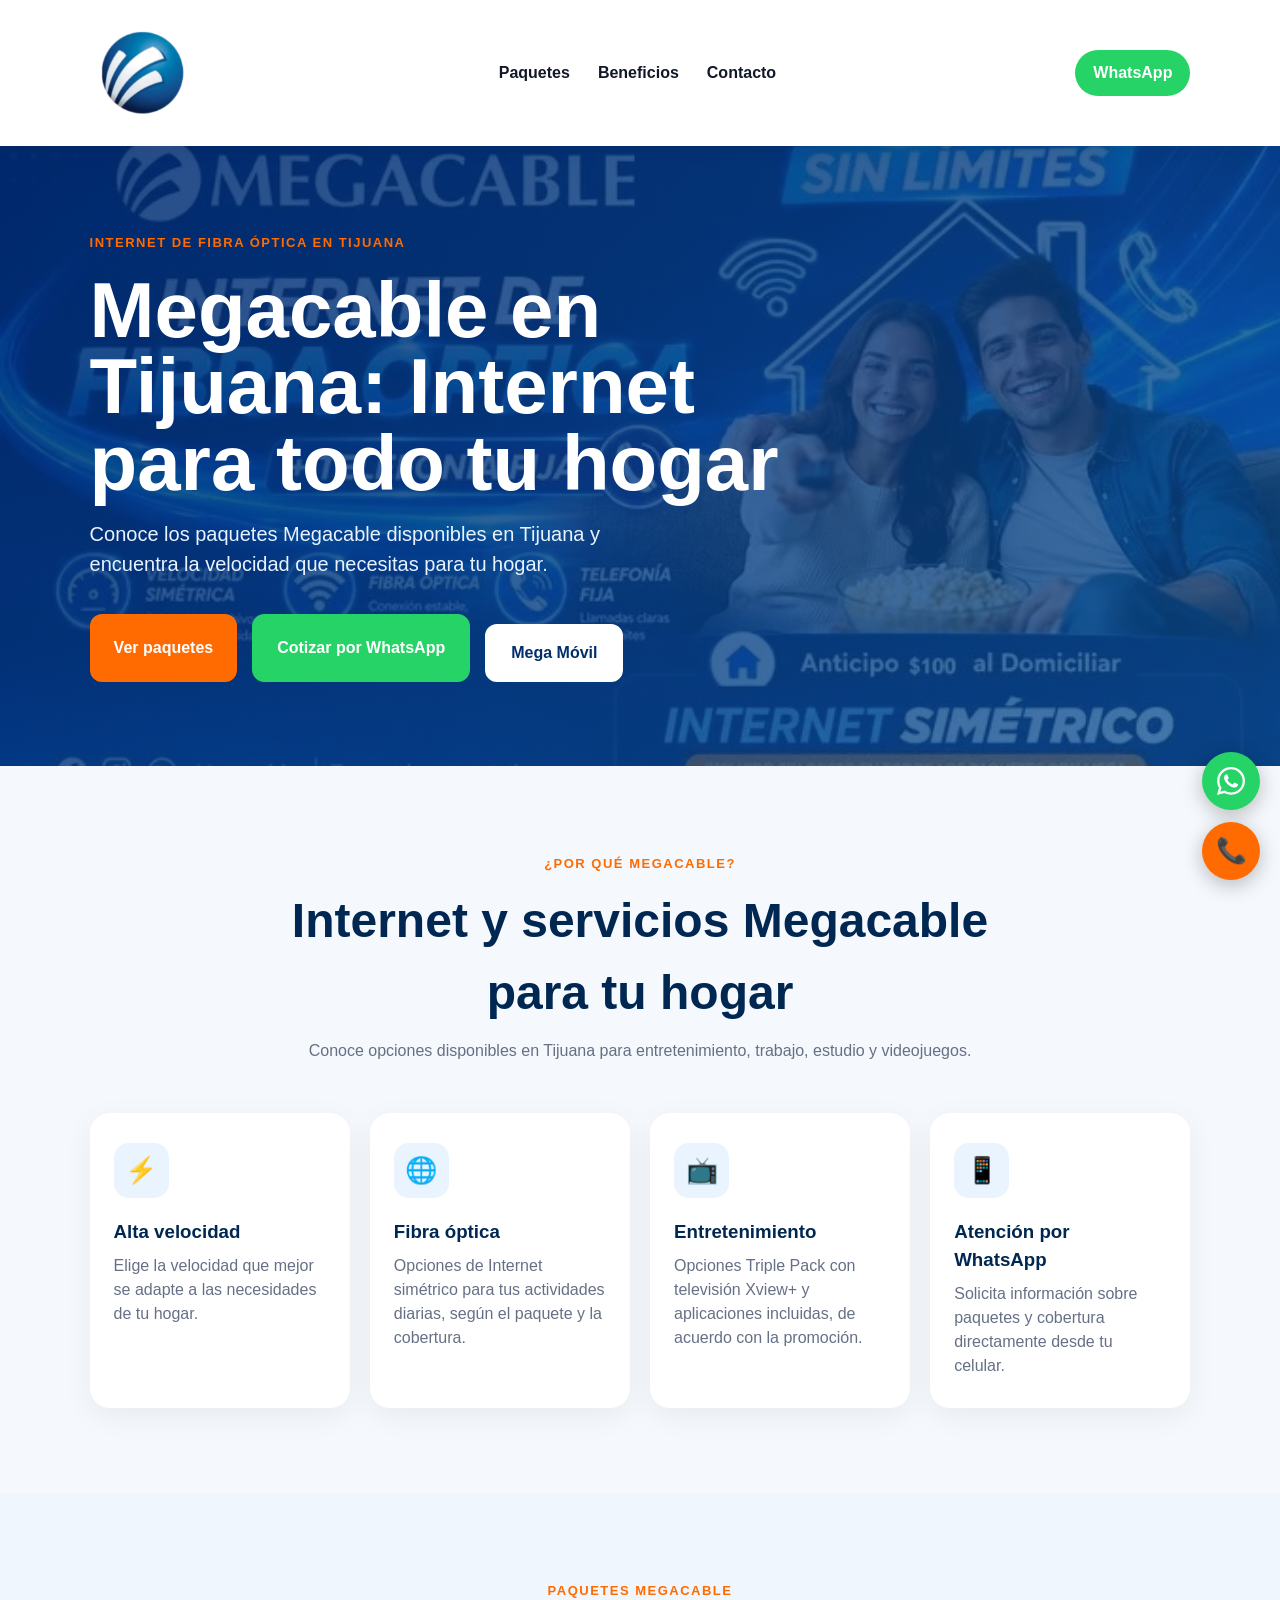
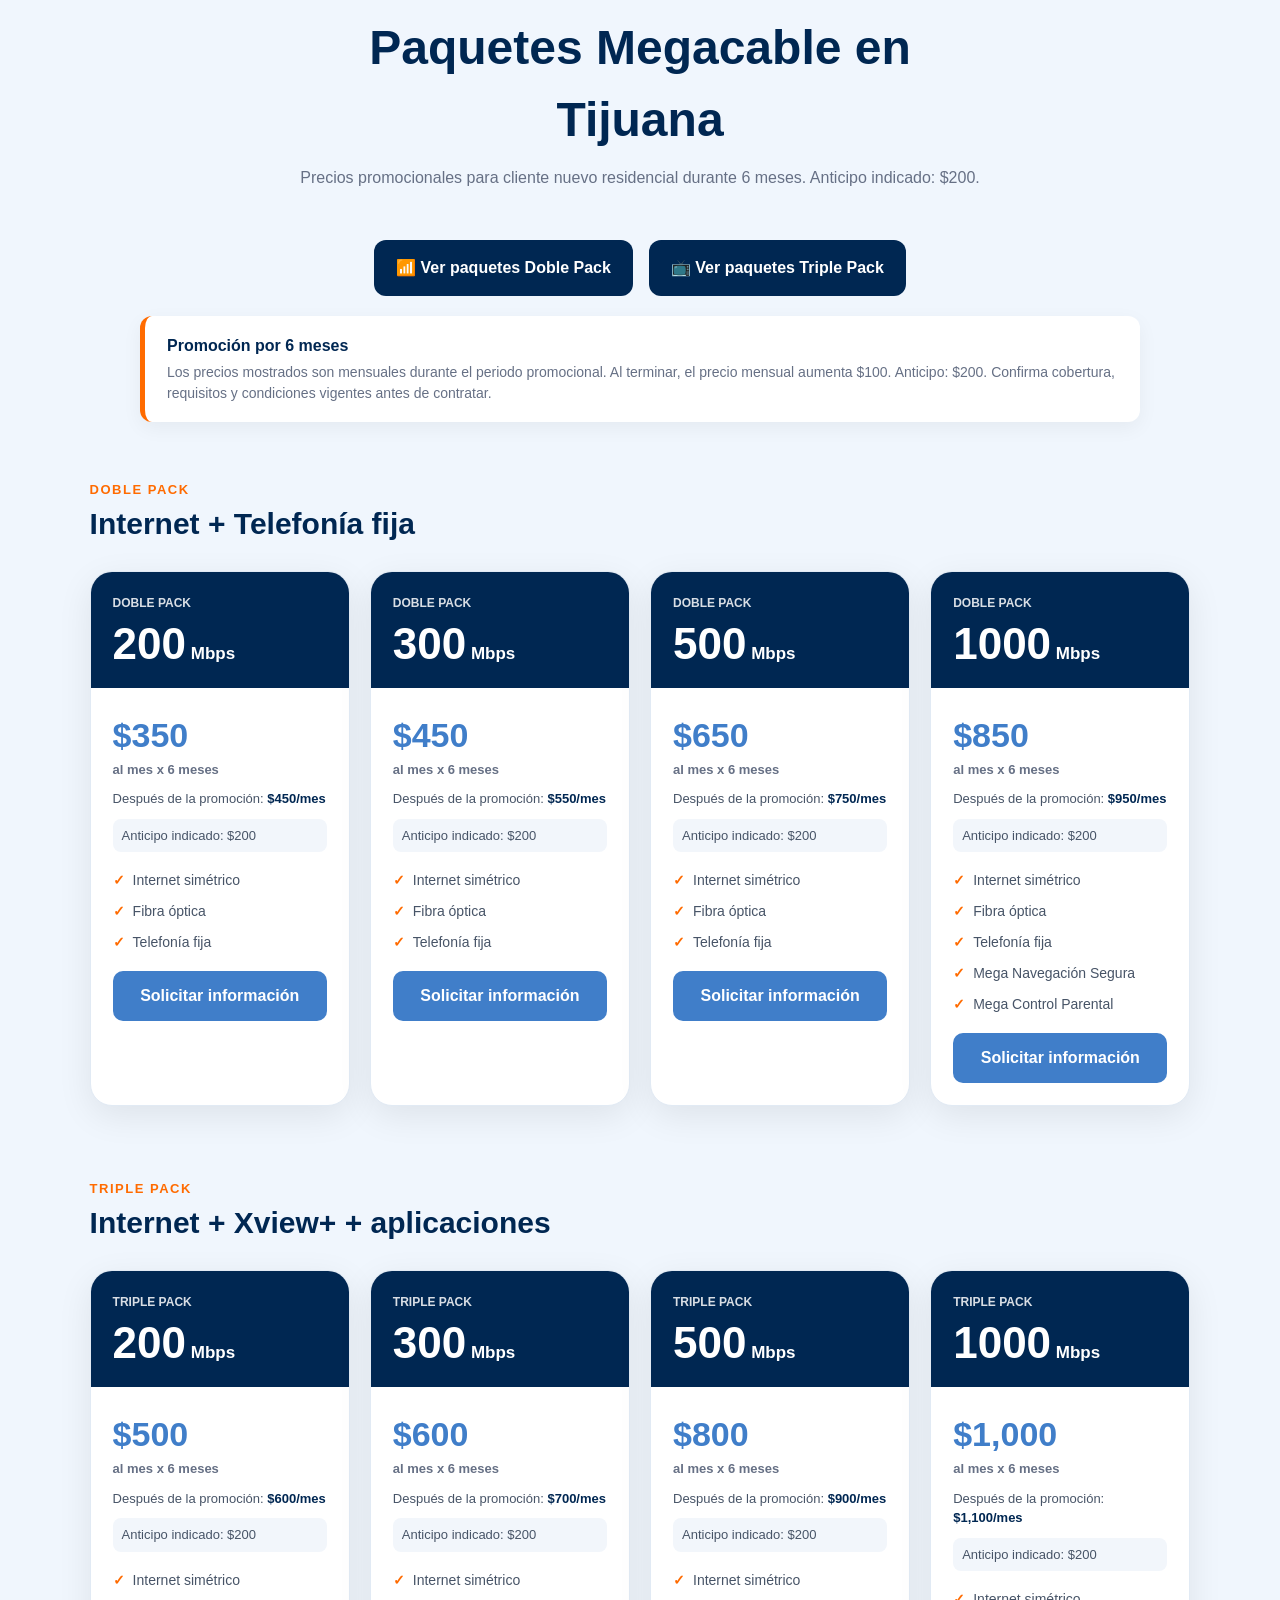
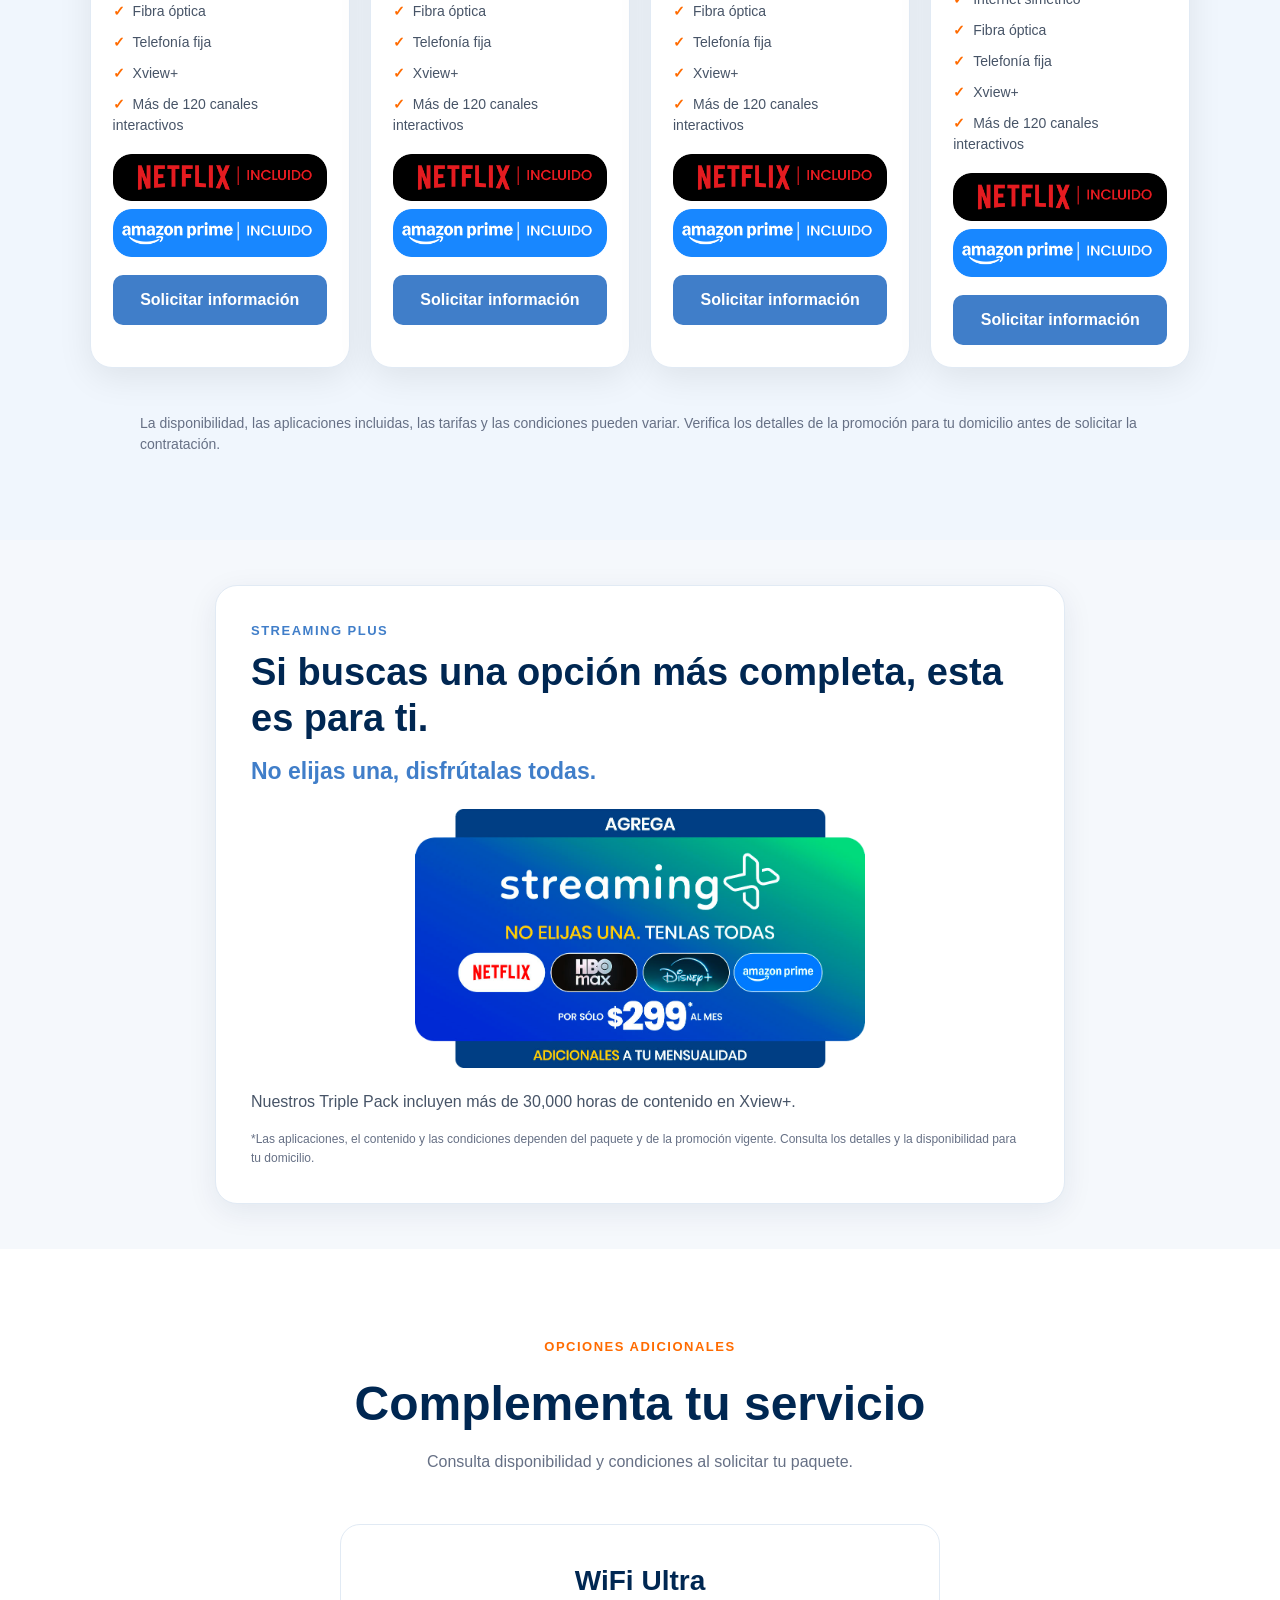
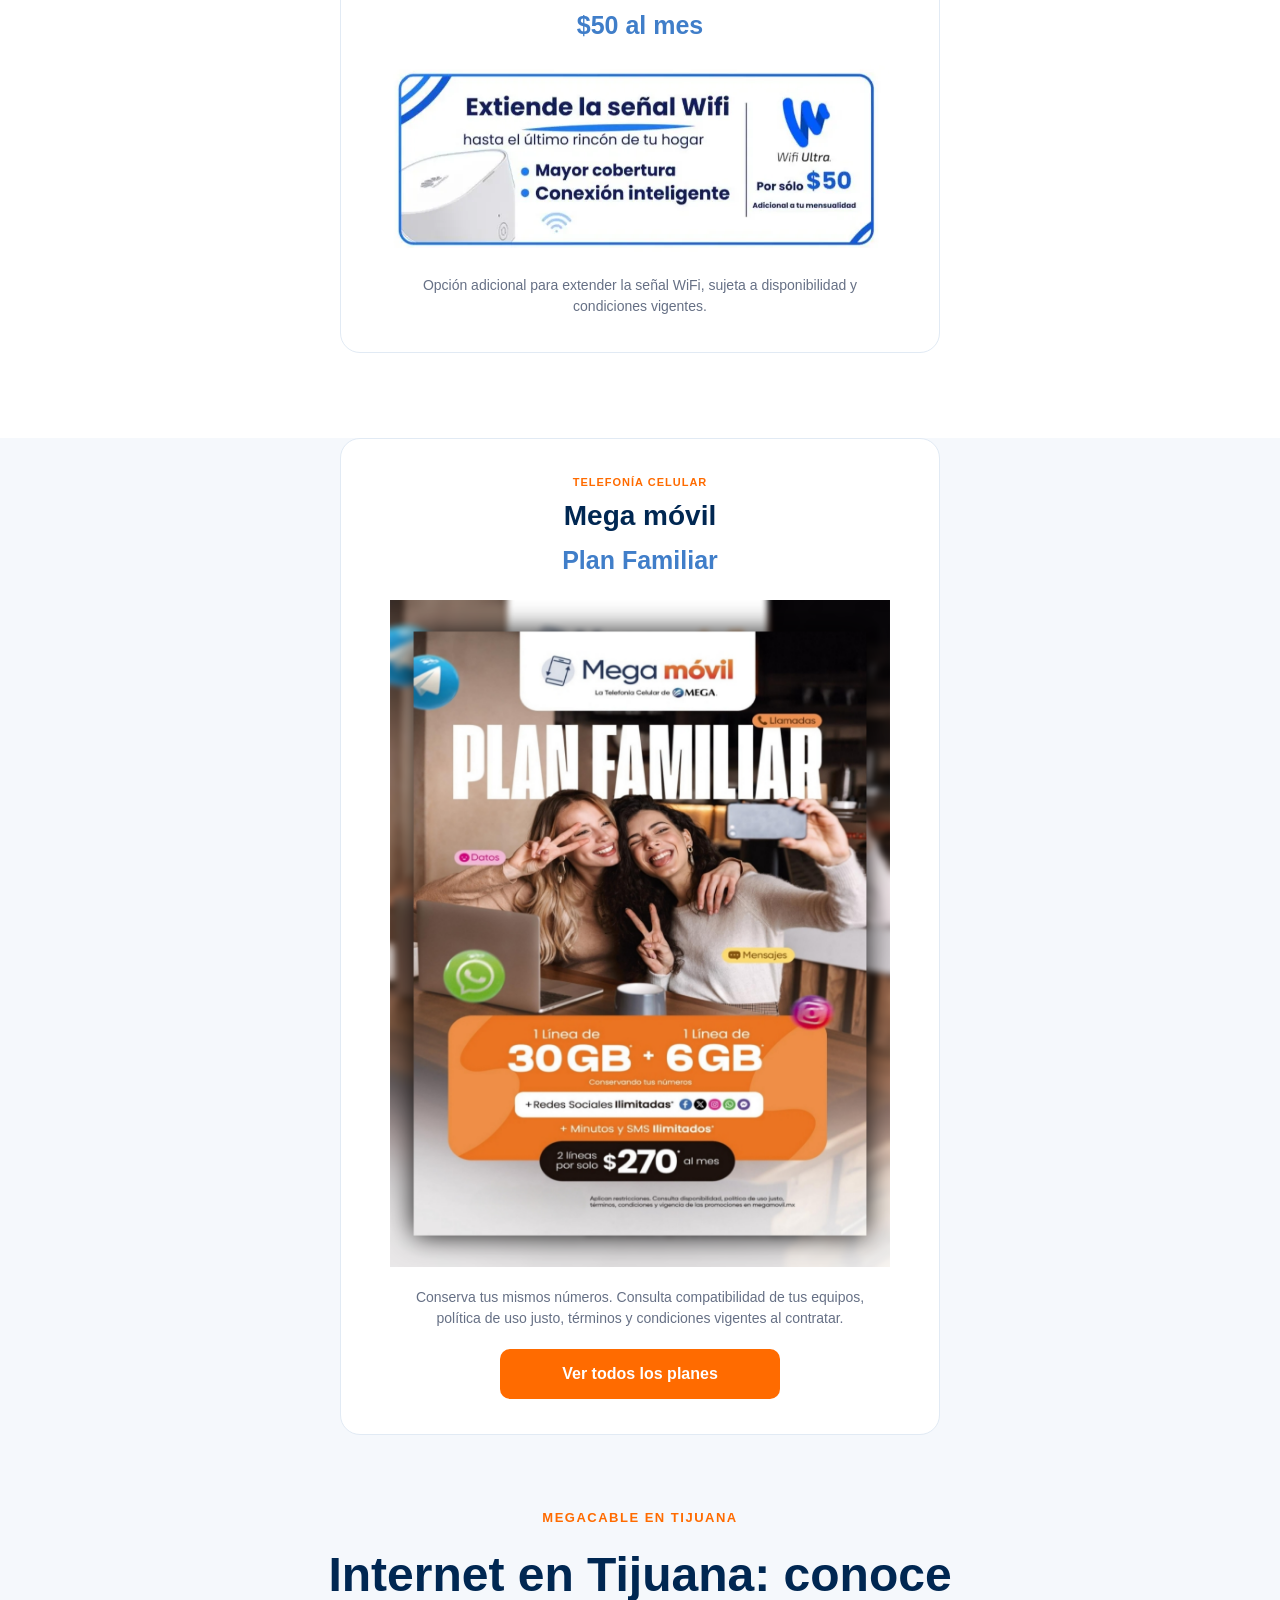
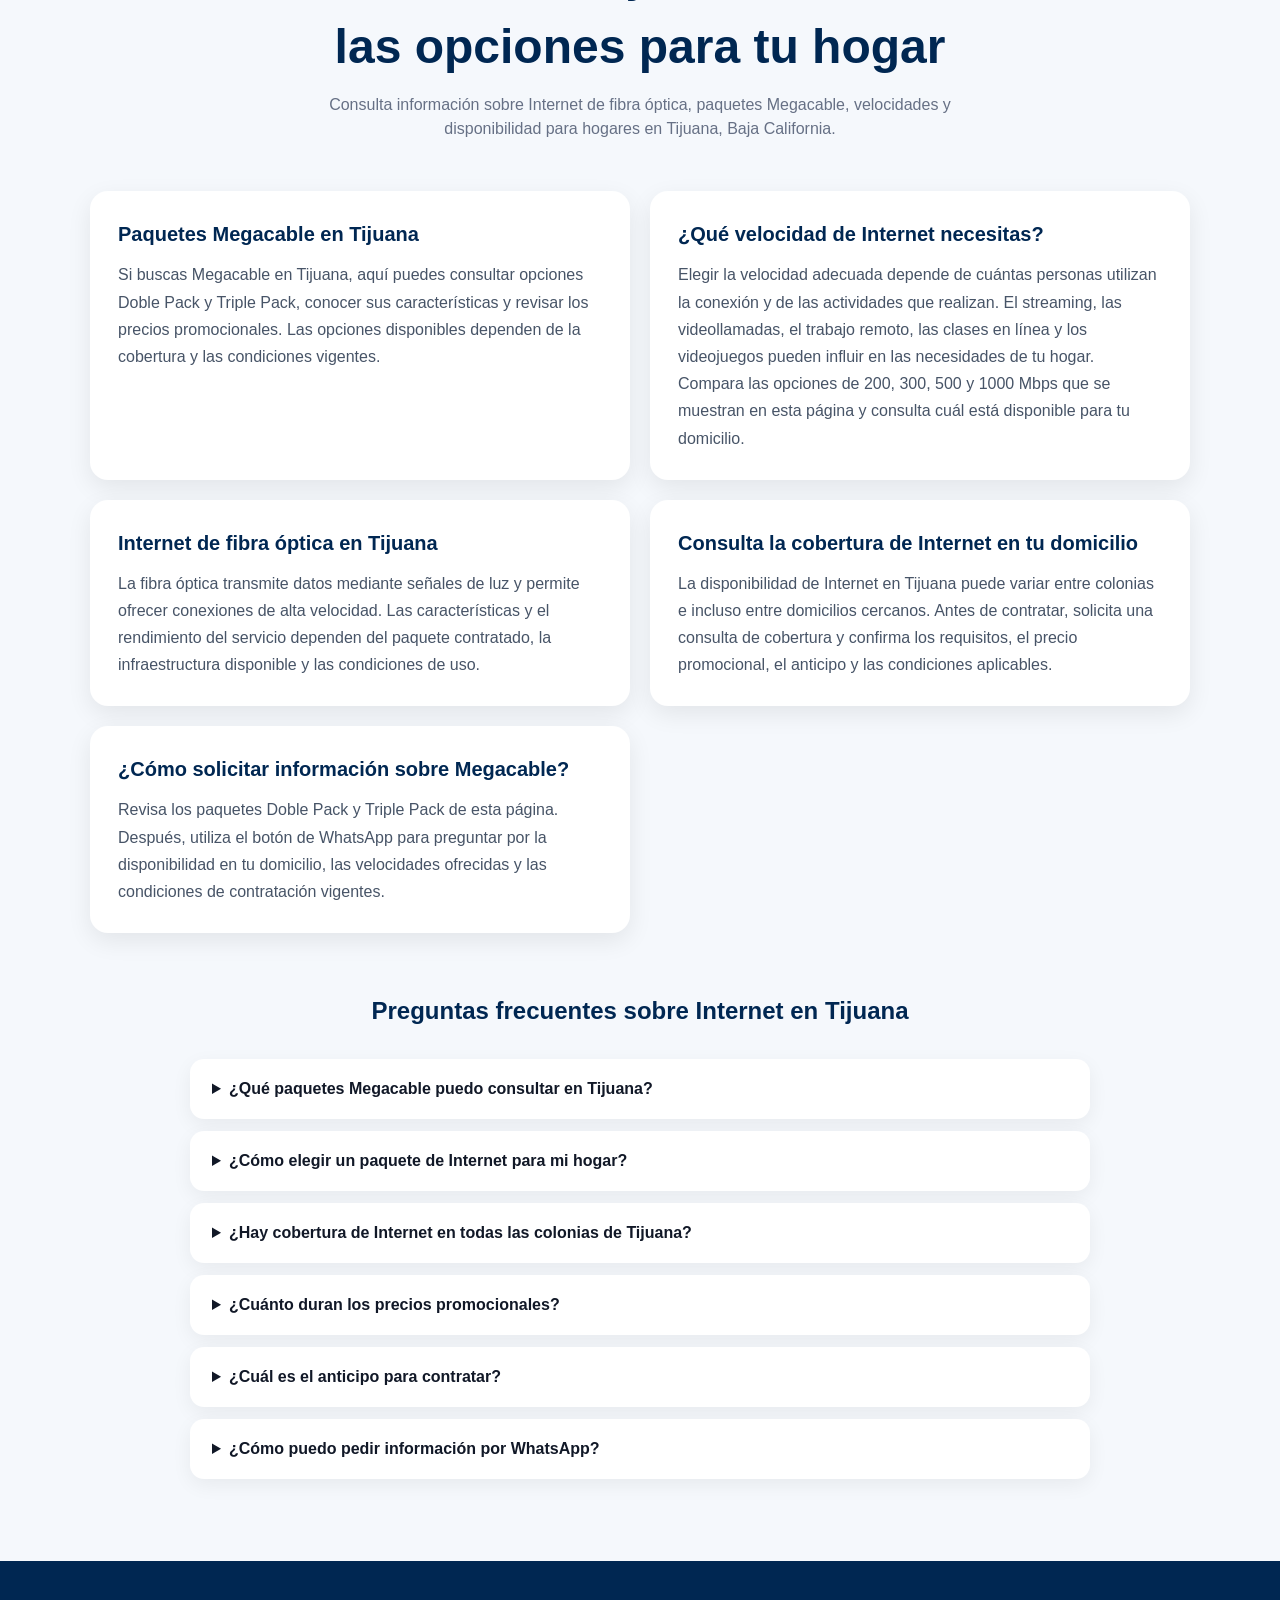
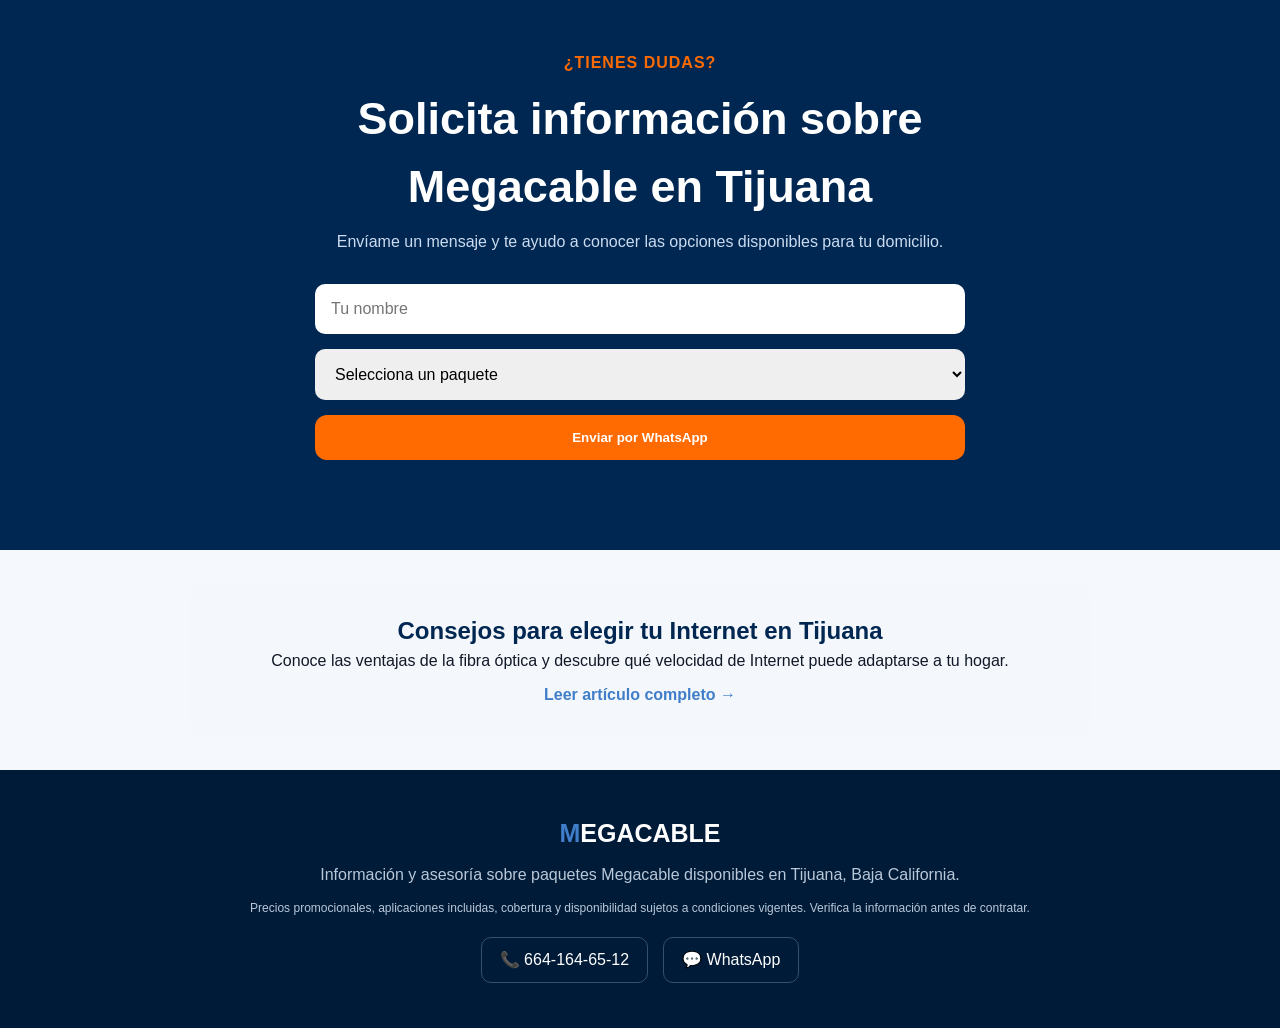
<file: index.html>
<!DOCTYPE html>
<html lang="es-MX">
<head>
  <meta charset="UTF-8">
  <meta name="viewport" content="width=device-width, initial-scale=1.0">

  <title>Megacable en Tijuana | Paquetes de Internet, Doble Pack y Triple Pack</title>

  <meta name="description" content="Consulta paquetes Megacable en Tijuana: Internet simétrico, Doble Pack y Triple Pack con Xview+ y aplicaciones incluidas. Revisa precios promocionales y solicita información por WhatsApp.">

  <link rel="canonical" href="https://megacabletijuanabcmx.github.io/megacable-tijuana/">

  <meta property="og:type" content="website">
  <meta property="og:title" content="Megacable en Tijuana | Paquetes de Internet, Doble Pack y Triple Pack">
  <meta property="og:description" content="Consulta los paquetes Megacable en Tijuana, sus precios promocionales y opciones de Internet, telefonía y televisión.">
  <meta property="og:url" content="https://megacabletijuanabcmx.github.io/megacable-tijuana/">
  <meta property="og:image" content="https://megacabletijuanabcmx.github.io/megacable-tijuana/portada.webp">
  <meta property="og:image:alt" content="Paquetes Megacable en Tijuana">
  <meta property="og:locale" content="es_MX">

  <meta name="twitter:card" content="summary_large_image">
  <meta name="twitter:title" content="Megacable en Tijuana | Paquetes de Internet">
  <meta name="twitter:description" content="Conoce paquetes Megacable de Internet, Doble Pack y Triple Pack disponibles en Tijuana.">
  <meta name="twitter:image" content="https://megacabletijuanabcmx.github.io/megacable-tijuana/portada.webp">

  <script type="application/ld+json">
  {
    "@context": "https://schema.org",
    "@type": "WebPage",
    "name": "Megacable en Tijuana | Paquetes de Internet, Doble Pack y Triple Pack",
    "description": "Información sobre paquetes Megacable de Internet, Doble Pack y Triple Pack disponibles en Tijuana, Baja California.",
    "url": "https://megacabletijuanabcmx.github.io/megacable-tijuana/",
    "inLanguage": "es-MX"
  }
  </script>

  <link rel="stylesheet" href="style.css">
  
<!-- Google tag (gtag.js) -->
<script async src="https://www.googletagmanager.com/gtag/js?id=G-ERBH27DX07"></script>
<script>
  window.dataLayer = window.dataLayer || [];
  function gtag(){dataLayer.push(arguments);}
  gtag('js', new Date());
  gtag('config', 'G-ERBH27DX07');
</script>
  
</head>

<body>

<header class="header">
   <a href="./" class="logo" aria-label="Megacable en Tijuana - Inicio">
    <!-- Le quitamos cualquier atributo de tamaño para que se adapte a la tira delgada -->
    <img src="logo.webp" alt="Megacable">
  </a>

  <nav class="nav" aria-label="Navegación principal">
    <a href="#paquetes">Paquetes</a>
    <a href="#beneficios">Beneficios</a>
    <a href="#contacto">Contacto</a>
  </nav>

  <a
    class="header-whatsapp"
    href="https://wa.me/526641646512"
    target="_blank"
    rel="noopener noreferrer"
    aria-label="Contactar por WhatsApp"
  >WhatsApp</a>
</header>

<main>
    
  <!-- PORTADA PRINCIPAL -->
  <section class="hero">
    <div class="hero-content">
      <span class="tag">INTERNET DE FIBRA ÓPTICA EN TIJUANA</span>

      <h1>Megacable en Tijuana: Internet para todo tu hogar</h1>

      <p>
        Conoce los paquetes Megacable disponibles en Tijuana
        y encuentra la velocidad que necesitas para tu hogar.
      </p>

      <div class="hero-buttons">
        <a href="#paquetes" class="btn primary">Ver paquetes</a>

        <a
          href="https://wa.me/526641646512"
          target="_blank"
          rel="noopener noreferrer"
          class="btn secondary"
          style="background: #25d366 !important; color: white !important; border: 1px solid #25d366 !important;"
        >Cotizar por WhatsApp</a>
      <a href="megamovil-tijuana.html" class="btn primary" style="background: #ffffff !important; color: #002f6c !important; margin-top: 10px; display: block; text-align: center; font-weight: 800; border: 2px solid #ffffff;">Mega Móvil</a>

      </div>
    </div>
  </section>

  <!-- BENEFICIOS -->
  <section id="beneficios" class="section">
    <div class="section-title">
      <span>¿POR QUÉ MEGACABLE?</span>

      <h2>Internet y servicios Megacable para tu hogar</h2>

      <p>
        Conoce opciones disponibles en Tijuana para entretenimiento,
        trabajo, estudio y videojuegos.
      </p>
    </div>

    <div class="benefits">
      <article class="benefit">
        <div class="icon">⚡</div>
        <h3>Alta velocidad</h3>
        <p>Elige la velocidad que mejor se adapte a las necesidades de tu hogar.</p>
      </article>

      <article class="benefit">
        <div class="icon">🌐</div>
        <h3>Fibra óptica</h3>
        <p>
          Opciones de Internet simétrico para tus actividades diarias,
          según el paquete y la cobertura.
        </p>
      </article>

      <article class="benefit">
        <div class="icon">📺</div>
        <h3>Entretenimiento</h3>
        <p>
          Opciones Triple Pack con televisión Xview+ y aplicaciones
          incluidas, de acuerdo con la promoción.
        </p>
      </article>

      <article class="benefit">
        <div class="icon">📱</div>
        <h3>Atención por WhatsApp</h3>
        <p>
          Solicita información sobre paquetes y cobertura
          directamente desde tu celular.
        </p>
      </article>
    </div>
  </section>

  <!-- PAQUETES -->
  <section id="paquetes" class="section packages-section">
    <div class="section-title">
      <span>PAQUETES MEGACABLE</span>

      <h2>Paquetes Megacable en Tijuana</h2>

      <p>
        Precios promocionales para cliente nuevo residencial
        durante 6 meses. Anticipo indicado: $200.
      </p>
    </div>

    <div class="package-selector">
      <a href="#doble-pack" class="selector-btn">
        📶 Ver paquetes Doble Pack
      </a>

      <a href="#triple-pack" class="selector-btn">
        📺 Ver paquetes Triple Pack
      </a>
    </div>

    <div class="notice">
      <strong>Promoción por 6 meses</strong>

      <span>
        Los precios mostrados son mensuales durante el periodo
        promocional. Al terminar, el precio mensual aumenta $100.
        Anticipo: $200. Confirma cobertura, requisitos y condiciones
        vigentes antes de contratar.
      </span>
    </div>

    <div class="package-group" id="doble-pack">
      <div class="group-title">
        <div>
          <span>DOBLE PACK</span>
          <h3>Internet + Telefonía fija</h3>
        </div>
      </div>

      <div id="doble-grid" class="packages-grid"></div>
    </div>

    <div class="package-group" id="triple-pack">
      <div class="group-title">
        <div>
          <span>TRIPLE PACK</span>
          <h3>Internet + Xview+ + aplicaciones</h3>
        </div>
      </div>

      <div id="triple-grid" class="packages-grid"></div>
    </div>

    <p class="fine-print">
      La disponibilidad, las aplicaciones incluidas, las tarifas y
      las condiciones pueden variar. Verifica los detalles de la
      promoción para tu domicilio antes de solicitar la contratación.
    </p>
  </section>

<!-- PROMOCIÓN STREAMING PLUS -->
<section class="streaming-plus">
  <div class="streaming-plus-content">
    <span class="streaming-plus-label">STREAMING PLUS</span>

    <h2>Si buscas una opción más completa, esta es para ti.</h2>

    <p class="streaming-plus-highlight">
      No elijas una, disfrútalas todas.
    </p>

    <div class="streaming-plus-image">
      <img
        src="bundle-streaming-plus.png"
        alt="Opciones de entretenimiento Streaming Plus y Xview+ para paquetes Triple Pack"
        loading="lazy"
      >
    </div>

    <p class="streaming-plus-description">
      Nuestros Triple Pack incluyen más de 30,000 horas de contenido en Xview+.
    </p>

    <p class="streaming-plus-legal">
      *Las aplicaciones, el contenido y las condiciones dependen del paquete
      y de la promoción vigente. Consulta los detalles y la disponibilidad
      para tu domicilio.
    </p>
  </div>
</section>
  <!-- SERVICIOS ADICIONALES -->
  <section class="addons section">
    <div class="section-title">
      <span>OPCIONES ADICIONALES</span>

      <h2>Complementa tu servicio</h2>

      <p>
        Consulta disponibilidad y condiciones al solicitar tu paquete.
      </p>
    </div>

    <div class="addon-grid">
      <article class="addon">
        <h3>WiFi Ultra</h3>
        <strong>$50 al mes</strong>

<img
  src="Wifiultra-50pesos.webp"
  alt="WiFi Ultra, opción adicional para extender la señal WiFi"
  class="wifi-ultra-image"
  style="width: 100% !important; max-width: 500px !important; height: auto !important; display: block !important; margin: 0 auto 20px auto !important;"
  loading="lazy"
>
        
<p>
  Opción adicional para extender la señal WiFi,
  sujeta a disponibilidad y condiciones vigentes.
</p>

      </article>
    </div>
  </section>
              <!-- TARJETA DE MEGA MÓVIL TOTALMENTE CENTRADA CORREGIDA -->
      <article class="addon mega-movil-card" style="display: flex !important; flex-direction: column !important; align-items: center !important; text-align: center !important; width: 100% !important; max-width: 600px !important; margin: 0 auto !important; padding: 35px 24px !important;">
        
        <span class="addon-tag" style="font-size: 11px; font-weight: 900; letter-spacing: 1px; color: var(--orange); text-transform: uppercase; margin-bottom: 5px; display: block; width: 100%; text-align: center !important;">TELEFONÍA CELULAR</span>
        
        <h3 style="font-size: 28px; margin: 0 auto 5px auto !important; color: var(--dark-blue); text-align: center !important; width: 100% !important; display: block !important;">Mega móvil</h3>
        
        <strong style="font-size: 25px; color: var(--blue); display: block !important; margin: 0 auto 20px auto !important; text-align: center !important; width: 100% !important;">Plan Familiar</strong>

        <!-- Imagen del Plan Familiar forzada al centro -->
        <img
          src="Plan-familiarmv.png"
          alt="Mega móvil Plan Familiar, 2 líneas por solo $270 al mes"
          class="mega-movil-image"
          style="width: 100% !important; max-width: 500px !important; height: auto !important; display: block !important; margin: 0 auto 20px auto !important;"
          loading="lazy"
        >

        <p class="addon-note" style="margin: 0 auto !important; color: var(--gray); font-size: 14px; line-height: 1.5; max-width: 480px; text-align: center !important; display: block !important; width: 100% !important;">
          Conserva tus mismos números. Consulta compatibilidad de tus equipos, política de uso justo, términos y condiciones vigentes al contratar.
        </p>

        <!-- Botón para ver los paquetes individuales y familiares en la nueva página -->
        <a href="megamovil-tijuana.html" class="package-btn mega-movil-btn" style="display: block !important; width: 100% !important; max-width: 280px !important; text-align: center !important; margin: 20px auto 0 auto !important; background: var(--orange) !important; color: white !important; padding: 13px 10px !important; border-radius: 10px !important; font-weight: 900 !important; text-decoration: none !important;">
          Ver todos los planes
        </a>

      </article>
  
  <!-- CONTENIDO SEO LOCAL -->
  <section class="seo-local section">
    <div class="section-title">
      <span>MEGACABLE EN TIJUANA</span>

      <h2>Internet en Tijuana: conoce las opciones para tu hogar</h2>

      <p>
        Consulta información sobre Internet de fibra óptica,
        paquetes Megacable, velocidades y disponibilidad
        para hogares en Tijuana, Baja California.
      </p>
    </div>

    <div class="seo-content">
      <article>
        <h3>Paquetes Megacable en Tijuana</h3>

        <p>
          Si buscas Megacable en Tijuana, aquí puedes consultar
          opciones Doble Pack y Triple Pack, conocer sus
          características y revisar los precios promocionales.
          Las opciones disponibles dependen de la cobertura
          y las condiciones vigentes.
        </p>
      </article>

      <article>
        <h3>¿Qué velocidad de Internet necesitas?</h3>

        <p>
          Elegir la velocidad adecuada depende de cuántas
          personas utilizan la conexión y de las actividades
          que realizan. El streaming, las videollamadas,
          el trabajo remoto, las clases en línea y los
          videojuegos pueden influir en las necesidades
          de tu hogar.
        </p>

        <p>
          Compara las opciones de 200, 300, 500 y 1000 Mbps
          que se muestran en esta página y consulta cuál
          está disponible para tu domicilio.
        </p>
      </article>

      <article>
        <h3>Internet de fibra óptica en Tijuana</h3>

        <p>
          La fibra óptica transmite datos mediante señales
          de luz y permite ofrecer conexiones de alta velocidad.
          Las características y el rendimiento del servicio
          dependen del paquete contratado, la infraestructura
          disponible y las condiciones de uso.
        </p>
      </article>

      <article>
        <h3>Consulta la cobertura de Internet en tu domicilio</h3>

        <p>
          La disponibilidad de Internet en Tijuana puede variar
          entre colonias e incluso entre domicilios cercanos.
          Antes de contratar, solicita una consulta de cobertura
          y confirma los requisitos, el precio promocional,
          el anticipo y las condiciones aplicables.
        </p>
      </article>

      <article>
        <h3>¿Cómo solicitar información sobre Megacable?</h3>

        <p>
          Revisa los paquetes Doble Pack y Triple Pack de esta
          página. Después, utiliza el botón de WhatsApp para
          preguntar por la disponibilidad en tu domicilio,
          las velocidades ofrecidas y las condiciones de
          contratación vigentes.
        </p>
      </article>
    </div>

    <!-- PREGUNTAS FRECUENTES -->
    <div class="faq">
      <h2>Preguntas frecuentes sobre Internet en Tijuana</h2>

      <details>
        <summary>¿Qué paquetes Megacable puedo consultar en Tijuana?</summary>

        <p>
          En esta página encontrarás opciones Doble Pack y
          Triple Pack con velocidades de 200, 300, 500 y
          1000 Mbps. La disponibilidad depende de la cobertura
          de tu domicilio y de las condiciones vigentes.
        </p>
      </details>

      <details>
        <summary>¿Cómo elegir un paquete de Internet para mi hogar?</summary>

        <p>
          Considera cuántas personas se conectan, los dispositivos
          que utilizan y actividades como streaming, videojuegos,
          videollamadas y trabajo remoto. Compara las velocidades
          y características de los paquetes disponibles antes
          de decidir.
        </p>
      </details>

      <details>
        <summary>¿Hay cobertura de Internet en todas las colonias de Tijuana?</summary>

        <p>
          No se debe asumir que todos los domicilios cuentan
          con cobertura. Es necesario verificar la disponibilidad
          para la dirección donde deseas instalar el servicio.
        </p>
      </details>

      <details>
        <summary>¿Cuánto duran los precios promocionales?</summary>

        <p>
          La información promocional publicada indica un periodo
          de 6 meses para clientes nuevos residenciales. Según
          las condiciones indicadas en esta página, el precio
          mensual aumenta $100 al terminar el periodo promocional.
          Confirma las condiciones vigentes antes de contratar.
        </p>
      </details>

      <details>
        <summary>¿Cuál es el anticipo para contratar?</summary>

        <p>
          La información promocional publicada indica un anticipo
          de $200. Consulta los requisitos y las condiciones
          aplicables antes de realizar la contratación.
        </p>
      </details>

      <details>
        <summary>¿Cómo puedo pedir información por WhatsApp?</summary>

        <p>
          Utiliza cualquiera de los botones de WhatsApp de esta
          página para consultar paquetes, cobertura, precios y
          requisitos de contratación.
        </p>
      </details>
    </div>
  </section>

  <!-- CONTACTO -->
  <section id="contacto" class="contact-section">
    <div class="contact-content">
      <span>¿TIENES DUDAS?</span>

      <h2>Solicita información sobre Megacable en Tijuana</h2>

      <p>
        Envíame un mensaje y te ayudo a conocer las opciones
        disponibles para tu domicilio.
      </p>

      <form id="contactForm">
        <input
          type="text"
          id="nombre"
          name="nombre"
          placeholder="Tu nombre"
          autocomplete="name"
          required
        >

        <select id="interes" name="interes" required>
          <option value="">Selecciona un paquete</option>
          <option>Doble Pack 200 Mbps</option>
          <option>Doble Pack 300 Mbps</option>
          <option>Doble Pack 500 Mbps</option>
          <option>Doble Pack 1000 Mbps</option>
          <option>Triple Pack 200 Mbps</option>
          <option>Triple Pack 300 Mbps</option>
          <option>Triple Pack 500 Mbps</option>
          <option>Triple Pack 1000 Mbps</option>
          <option>WiFi Ultra adicional</option>
        </select>

        <button type="submit" class="btn primary">
          Enviar por WhatsApp
        </button>
      </form>
    </div>
  </section>

</main>

<!-- ENLACE AL BLOG -->
<section class="blog-link">
  <h2>Consejos para elegir tu Internet en Tijuana</h2>

  <p>
    Conoce las ventajas de la fibra óptica y descubre
    qué velocidad de Internet puede adaptarse a tu hogar.
  </p>

  <a href="blog-fibra-optica.html">
    Leer artículo completo →
  </a>
</section>

<!-- PIE DE PÁGINA -->
<footer>
  <div class="footer-logo">MEGACABLE</div>

  <p>
    Información y asesoría sobre paquetes Megacable
    disponibles en Tijuana, Baja California.
  </p>

  <p class="small">
    Precios promocionales, aplicaciones incluidas, cobertura
    y disponibilidad sujetos a condiciones vigentes.
    Verifica la información antes de contratar.
  </p>

  <div class="footer-buttons">
    <a href="tel:+526641646512" aria-label="Llamar al 664 164 65 12">
      📞 664-164-65-12
    </a>

    <a
      href="https://wa.me/526641646512"
      target="_blank"
      rel="noopener noreferrer"
      aria-label="Enviar mensaje por WhatsApp"
    >💬 WhatsApp</a>
  </div>
</footer>
<!-- BOTONES FLOTANTES CORREGIDOS (CON SVG INTEGRADO) -->
<a
  href="https://wa.me/526641646512"
  target="_blank"
  rel="noopener noreferrer"
  class="floating-whatsapp"
  aria-label="Contactar por WhatsApp"
>
  <!-- Código del logo oficial de WhatsApp (Carga garantizada al 100%) -->
  <svg xmlns="http://w3.org" viewBox="0 0 448 512" style="width: 32px; height: 32px; fill: white; display: block;">
    <path d="M380.9 97.1C339 55.1 283.2 32 223.9 32c-122.4 0-222 99.6-222 222 0 39.1 10.2 77.3 29.6 111L0 480l117.7-30.9c32.4 17.7 68.9 27 106.1 27h.1c122.3 0 224.1-99.6 224.1-222 0-59.3-25.2-115-67.1-157zm-157 341.6c-33.2 0-65.7-8.9-94-25.7l-6.7-4-69.8 18.3L72 359.2l-4.4-7c-18.5-29.4-28.2-63.3-28.2-98.2 0-101.7 82.8-184.5 184.6-184.5 49.3 0 95.6 19.2 130.4 54.1 34.8 34.9 56.2 81.2 56.1 130.5 0 101.8-84.9 184.6-186.6 184.6zm101.2-138.2c-5.5-2.8-32.8-16.2-37.9-18-5.1-1.9-8.8-2.8-12.5 2.8-3.7 5.6-14.3 18-17.6 21.8-3.2 3.7-6.5 4.2-12 1.4-32.6-16.3-54-29.1-75.5-66-5.7-9.8 5.7-9.1 16.3-30.3 1.8-3.7 .9-6.9-.5-9.7-1.4-2.8-12.5-30.1-17.1-41.2-4.5-10.8-9.1-9.3-12.5-9.5-3.2-.2-6.9-.2-10.6-.2-3.7 0-9.7 1.4-14.8 6.9-5.1 5.6-19.4 19-19.4 46.3 0 27.3 19.9 53.7 22.6 57.4 2.8 3.7 39.1 59.7 94.8 83.8 35.2 15.2 49 16.5 66.6 13.9 10.7-1.6 32.8-13.4 37.4-26.4 4.6-13 4.6-24.1 3.2-26.4-1.3-2.5-5-3.9-10.5-6.6z"/>
  </svg>
</a>

<a
  href="tel:+526641646512"
  class="floating-call"
  aria-label="Llamar por teléfono"
>📞</a>
  
<script src="script.js"></script>

</body>
</html>
</file>
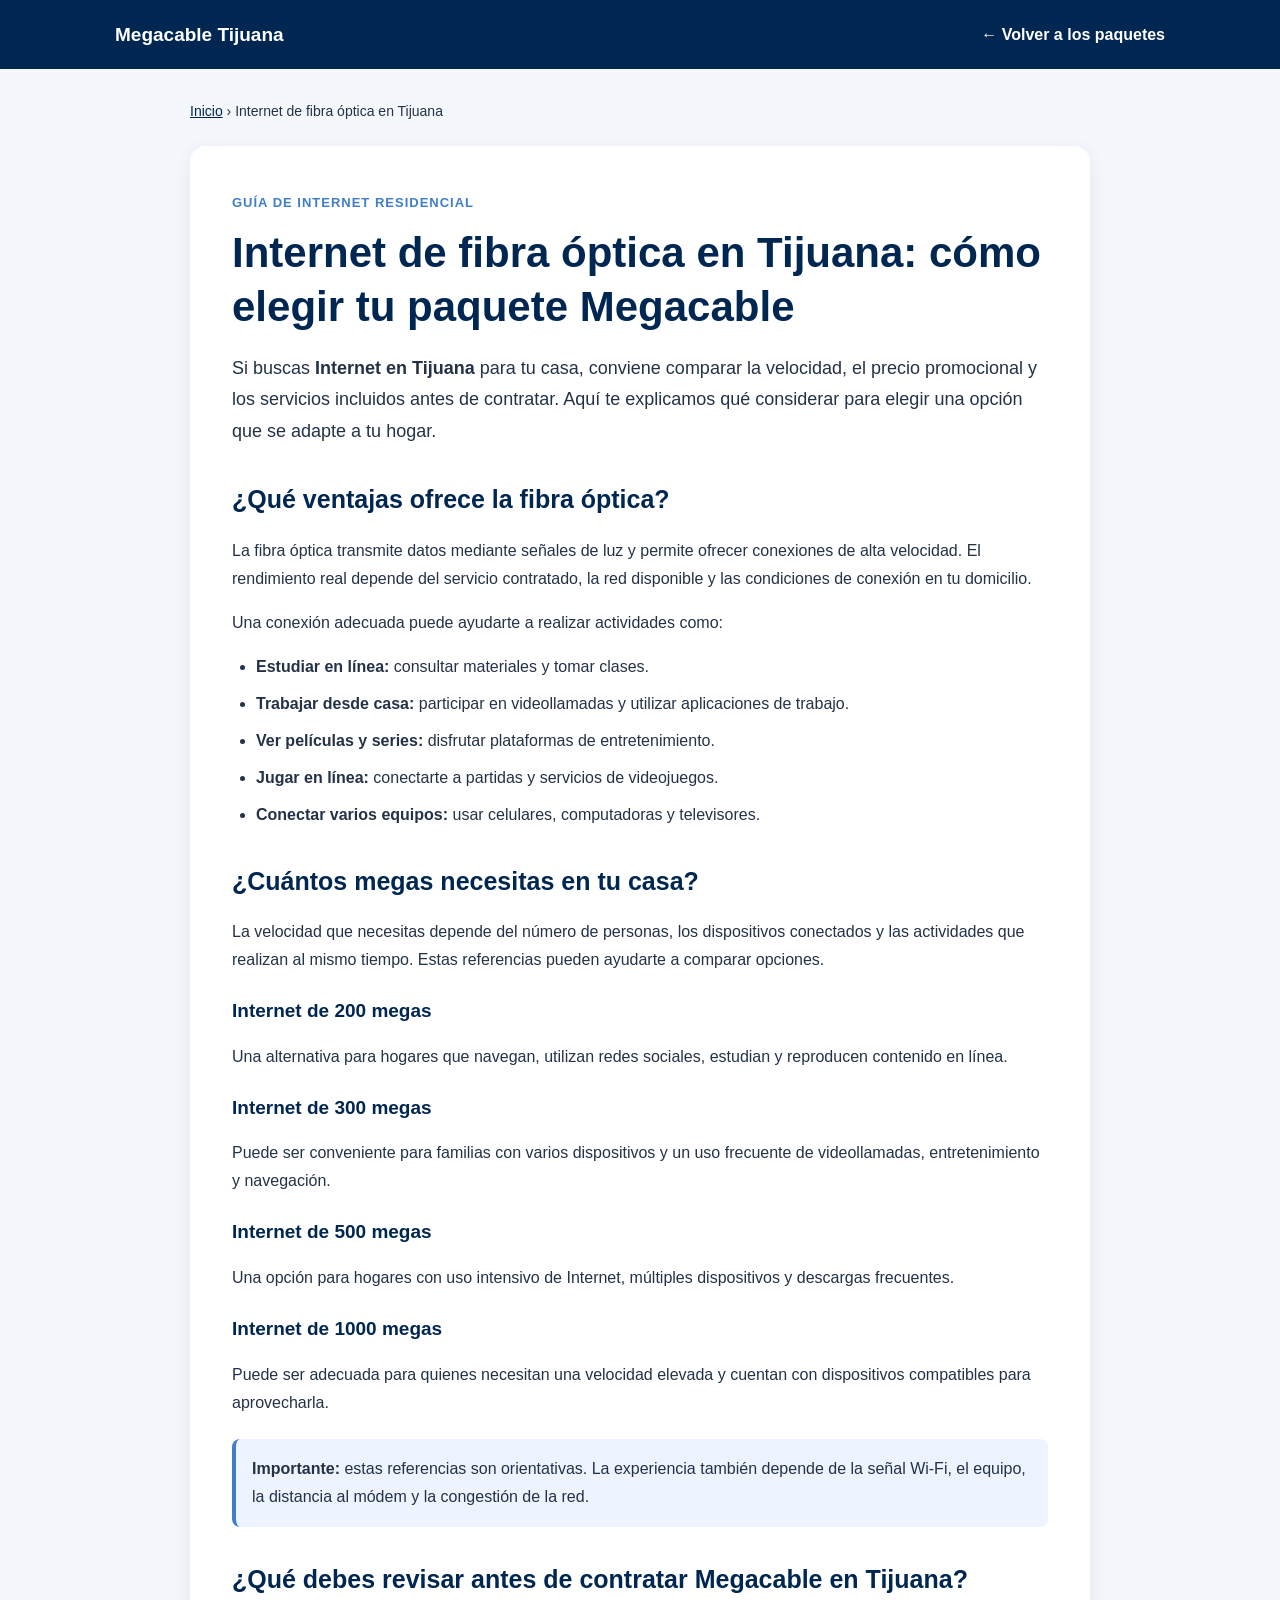
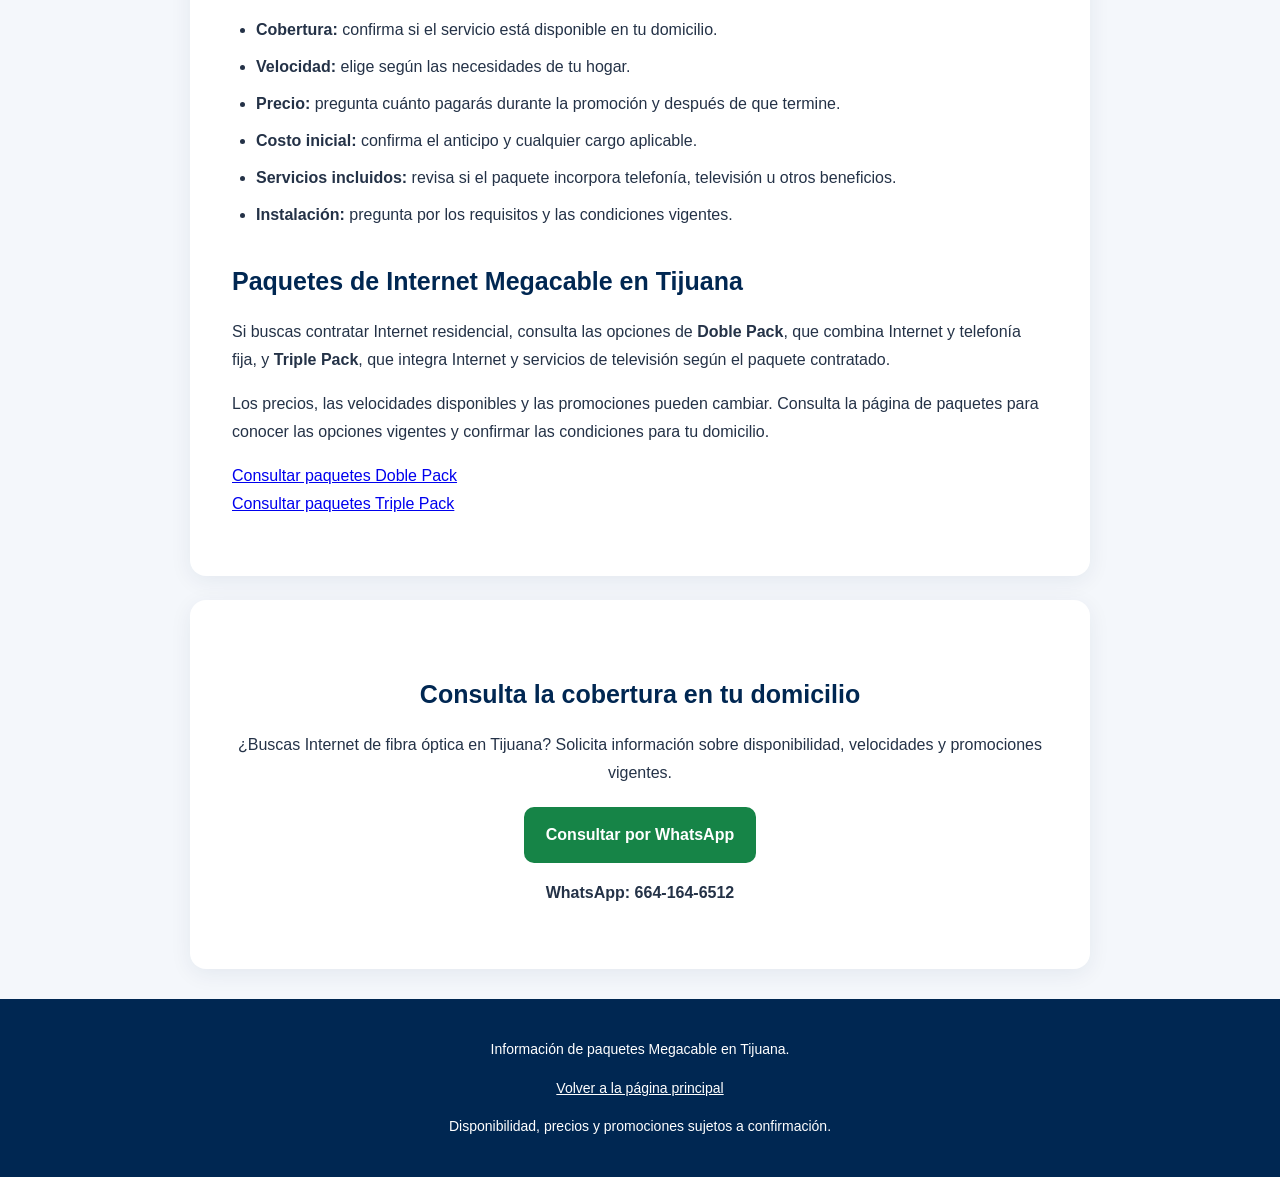
<file: blog-fibra-optica.html>
<!DOCTYPE html>
<html lang="es-MX">
<head>
  <meta charset="UTF-8">
  <meta name="viewport" content="width=device-width, initial-scale=1.0">

  <title>Internet de fibra óptica en Tijuana | Megacable</title>

  <meta name="description" content="Conoce las opciones de Internet de fibra óptica Megacable en Tijuana. Compara velocidades, consulta cobertura y solicita información por WhatsApp.">

  <meta name="robots" content="index, follow">
  <meta name="theme-color" content="#002752">

  <link rel="canonical" href="https://megacabletijuanabcmx.github.io/megacable-tijuana/blog-fibra-optica.html">

  <meta property="og:type" content="article">
  <meta property="og:title" content="Internet de fibra óptica en Tijuana | Megacable">
  <meta property="og:description" content="Conoce las velocidades de Internet y consulta los paquetes Megacable disponibles en Tijuana.">
  <meta property="og:url" content="https://megacabletijuanabcmx.github.io/megacable-tijuana/blog-fibra-optica.html">

  <style>
    :root {
      --azul: #407EC9;
      --azul-oscuro: #002752;
      --fondo: #f4f7fb;
      --texto: #243247;
      --blanco: #ffffff;
    }

    * {
      box-sizing: border-box;
    }

    html {
      scroll-behavior: smooth;
    }

    body {
      margin: 0;
      background: var(--fondo);
      color: var(--texto);
      font-family: Arial, Helvetica, sans-serif;
      line-height: 1.75;
    }

    header {
      background: var(--azul-oscuro);
      color: var(--blanco);
      padding: 18px 5%;
    }

    .barra {
      max-width: 1050px;
      margin: auto;
      display: flex;
      align-items: center;
      justify-content: space-between;
      gap: 16px;
      flex-wrap: wrap;
    }

    .marca {
      color: var(--blanco);
      font-size: 19px;
      font-weight: 800;
      text-decoration: none;
    }

    .volver {
      color: var(--blanco);
      text-decoration: none;
      font-weight: 700;
    }

    main {
      width: min(900px, 92%);
      margin: 30px auto;
    }

    .articulo,
    .contacto {
      background: var(--blanco);
      padding: clamp(20px, 5%, 42px);
      border-radius: 16px;
      box-shadow: 0 5px 22px rgba(0, 39, 82, 0.07);
    }

    .etiqueta {
      color: var(--azul);
      font-weight: 800;
      text-transform: uppercase;
      font-size: 13px;
      letter-spacing: 1px;
    }

    h1, h2, h3 {
      color: var(--azul-oscuro);
      line-height: 1.3;
    }

    h1 {
      font-size: clamp(29px, 5vw, 42px);
      margin: 10px 0 18px;
    }

    h2 {
      font-size: 25px;
      margin-top: 36px;
    }

    h3 {
      font-size: 19px;
      margin-top: 25px;
    }

    a {
      overflow-wrap: anywhere;
    }

    .intro {
      font-size: 18px;
    }

    .lista {
      padding-left: 24px;
    }

    .lista li {
      margin-bottom: 9px;
    }

    .aviso {
      background: #edf4ff;
      border-left: 4px solid var(--azul);
      padding: 16px;
      border-radius: 8px;
      margin: 22px 0;
    }

    .boton {
      display: inline-block;
      background: #168447;
      color: white;
      padding: 14px 22px;
      border-radius: 10px;
      font-weight: 800;
      text-decoration: none;
      text-align: center;
    }

    .boton:hover {
      background: #116c39;
    }

    .contacto {
      margin-top: 24px;
      text-align: center;
    }

    .contacto p {
      margin-bottom: 20px;
    }

    .migas {
      font-size: 14px;
      margin-bottom: 22px;
    }

    .migas a {
      color: var(--azul-oscuro);
    }

    footer {
      background: var(--azul-oscuro);
      color: white;
      text-align: center;
      padding: 24px 5%;
      font-size: 14px;
    }

    footer a {
      color: white;
    }

    @media (max-width: 600px) {
      .barra {
        align-items: flex-start;
        flex-direction: column;
      }

      main {
        margin: 18px auto;
      }

      .intro {
        font-size: 16px;
      }

      .boton {
        width: 100%;
      }
    }
  </style>
</head>

<body>

  <header>
    <div class="barra">
      <a class="marca" href="./">Megacable Tijuana</a>
      <a class="volver" href="./">← Volver a los paquetes</a>
    </div>
  </header>

  <main>
    <nav class="migas" aria-label="Ruta de navegación">
      <a href="./">Inicio</a> ›
      <span>Internet de fibra óptica en Tijuana</span>
    </nav>

    <article class="articulo">
      <span class="etiqueta">Guía de Internet residencial</span>

      <h1>Internet de fibra óptica en Tijuana: cómo elegir tu paquete Megacable</h1>

      <p class="intro">
        Si buscas <strong>Internet en Tijuana</strong> para tu casa,
        conviene comparar la velocidad, el precio promocional y los
        servicios incluidos antes de contratar. Aquí te explicamos qué
        considerar para elegir una opción que se adapte a tu hogar.
      </p>

      <h2>¿Qué ventajas ofrece la fibra óptica?</h2>

      <p>
        La fibra óptica transmite datos mediante señales de luz y permite
        ofrecer conexiones de alta velocidad. El rendimiento real depende
        del servicio contratado, la red disponible y las condiciones de
        conexión en tu domicilio.
      </p>

      <p>Una conexión adecuada puede ayudarte a realizar actividades como:</p>

      <ul class="lista">
        <li><strong>Estudiar en línea:</strong> consultar materiales y tomar clases.</li>
        <li><strong>Trabajar desde casa:</strong> participar en videollamadas y utilizar aplicaciones de trabajo.</li>
        <li><strong>Ver películas y series:</strong> disfrutar plataformas de entretenimiento.</li>
        <li><strong>Jugar en línea:</strong> conectarte a partidas y servicios de videojuegos.</li>
        <li><strong>Conectar varios equipos:</strong> usar celulares, computadoras y televisores.</li>
      </ul>

      <h2>¿Cuántos megas necesitas en tu casa?</h2>

      <p>
        La velocidad que necesitas depende del número de personas, los
        dispositivos conectados y las actividades que realizan al mismo
        tiempo. Estas referencias pueden ayudarte a comparar opciones.
      </p>

      <h3>Internet de 200 megas</h3>
      <p>
        Una alternativa para hogares que navegan, utilizan redes sociales,
        estudian y reproducen contenido en línea.
      </p>

      <h3>Internet de 300 megas</h3>
      <p>
        Puede ser conveniente para familias con varios dispositivos y un
        uso frecuente de videollamadas, entretenimiento y navegación.
      </p>

      <h3>Internet de 500 megas</h3>
      <p>
        Una opción para hogares con uso intensivo de Internet, múltiples
        dispositivos y descargas frecuentes.
      </p>

      <h3>Internet de 1000 megas</h3>
      <p>
        Puede ser adecuada para quienes necesitan una velocidad elevada
        y cuentan con dispositivos compatibles para aprovecharla.
      </p>

      <div class="aviso">
        <strong>Importante:</strong> estas referencias son orientativas.
        La experiencia también depende de la señal Wi-Fi, el equipo,
        la distancia al módem y la congestión de la red.
      </div>

      <h2>¿Qué debes revisar antes de contratar Megacable en Tijuana?</h2>

      <ul class="lista">
        <li><strong>Cobertura:</strong> confirma si el servicio está disponible en tu domicilio.</li>
        <li><strong>Velocidad:</strong> elige según las necesidades de tu hogar.</li>
        <li><strong>Precio:</strong> pregunta cuánto pagarás durante la promoción y después de que termine.</li>
        <li><strong>Costo inicial:</strong> confirma el anticipo y cualquier cargo aplicable.</li>
        <li><strong>Servicios incluidos:</strong> revisa si el paquete incorpora telefonía, televisión u otros beneficios.</li>
        <li><strong>Instalación:</strong> pregunta por los requisitos y las condiciones vigentes.</li>
      </ul>

      <h2>Paquetes de Internet Megacable en Tijuana</h2>

      <p>
        Si buscas contratar Internet residencial, consulta las opciones
        de <strong>Doble Pack</strong>, que combina Internet y telefonía
        fija, y <strong>Triple Pack</strong>, que integra Internet y
        servicios de televisión según el paquete contratado.
      </p>

      <p>
        Los precios, las velocidades disponibles y las promociones pueden
        cambiar. Consulta la página de paquetes para conocer las opciones
        vigentes y confirmar las condiciones para tu domicilio.
      </p>

      <p>
        <a href="./#doble-pack">Consultar paquetes Doble Pack</a>
        <br>
        <a href="./#triple-pack">Consultar paquetes Triple Pack</a>
      </p>
    </article>

    <section class="contacto">
      <h2>Consulta la cobertura en tu domicilio</h2>

      <p>
        ¿Buscas Internet de fibra óptica en Tijuana? Solicita información
        sobre disponibilidad, velocidades y promociones vigentes.
      </p>

      <a
        class="boton"
        href="https://wa.me/526641646512?text=Hola%2C%20quiero%20informaci%C3%B3n%20sobre%20los%20paquetes%20de%20Megacable%20en%20Tijuana."
        target="_blank"
        rel="noopener noreferrer"
      >
        Consultar por WhatsApp
      </a>

      <p><strong>WhatsApp: 664-164-6512</strong></p>
    </section>
  </main>

  <footer>
    <p>Información de paquetes Megacable en Tijuana.</p>
    <p><a href="./">Volver a la página principal</a></p>
    <p>Disponibilidad, precios y promociones sujetos a confirmación.</p>
  </footer>

</body>
</html>
</file>
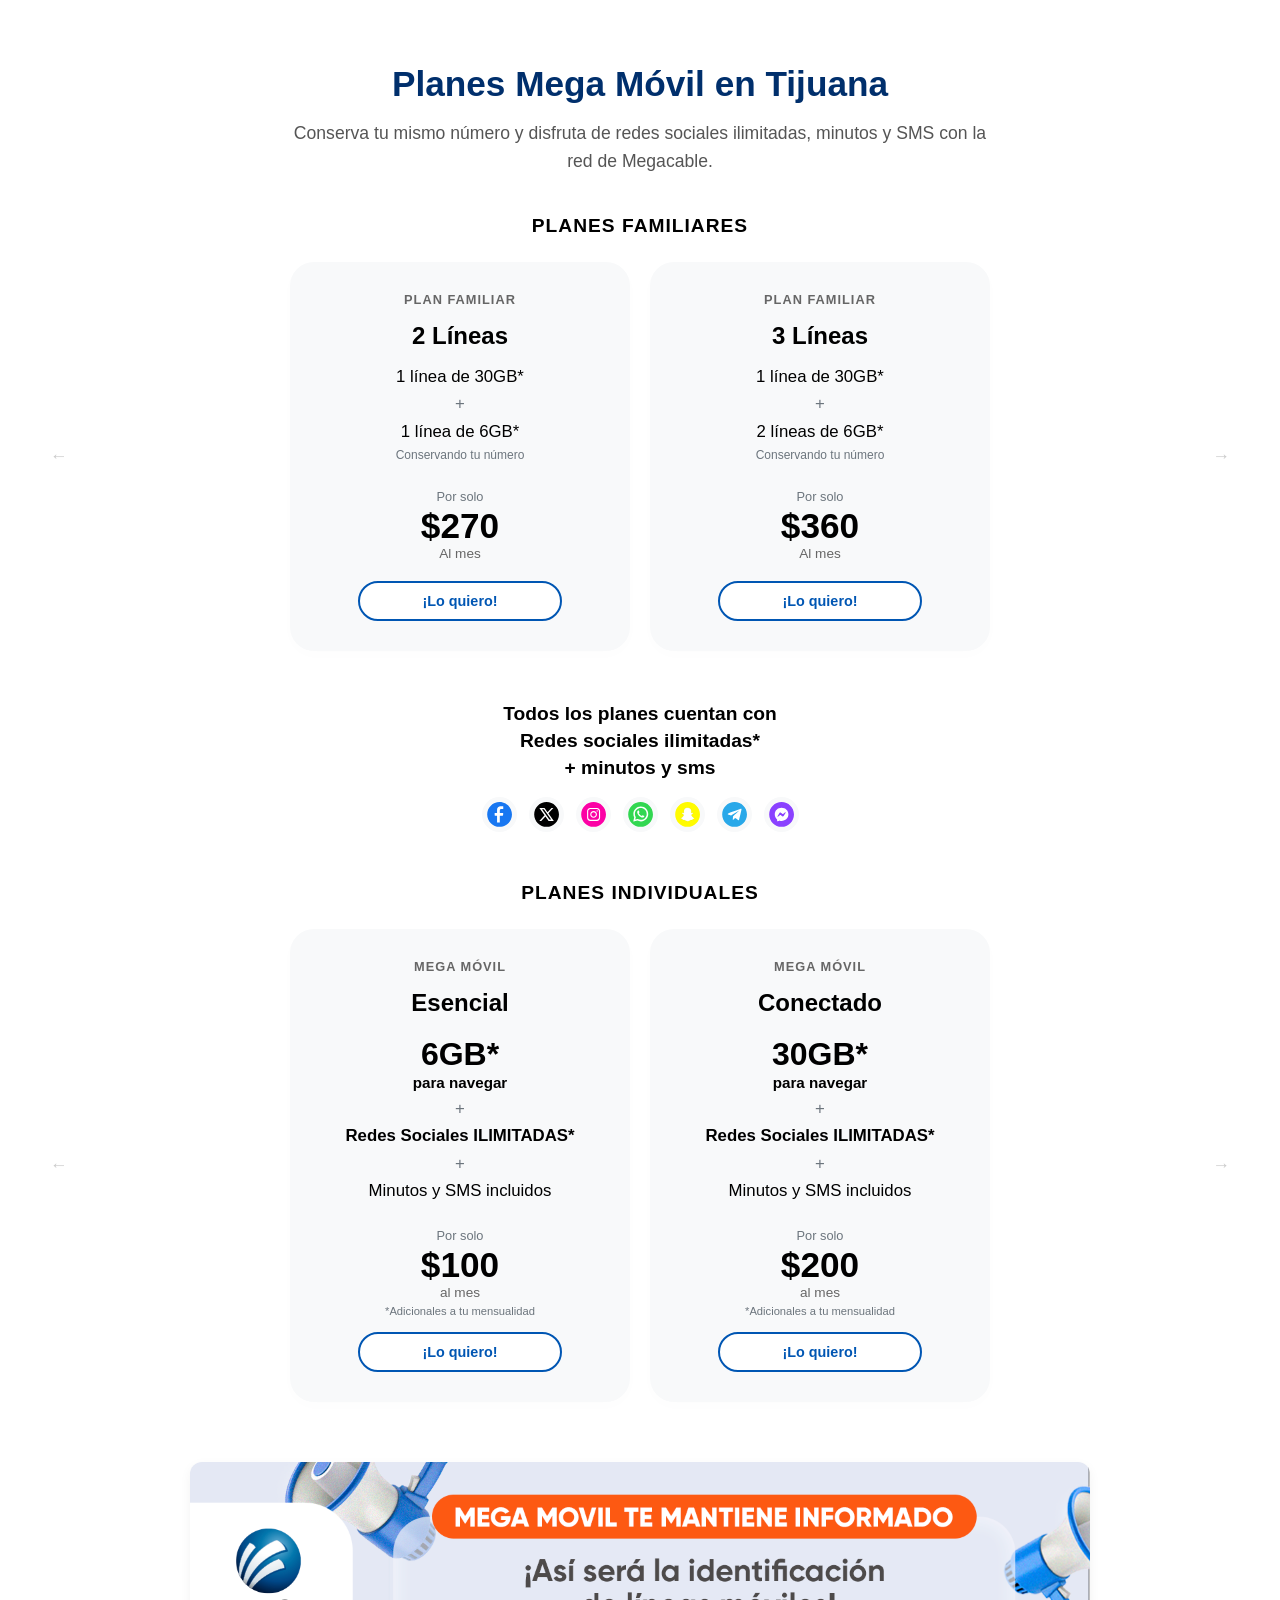
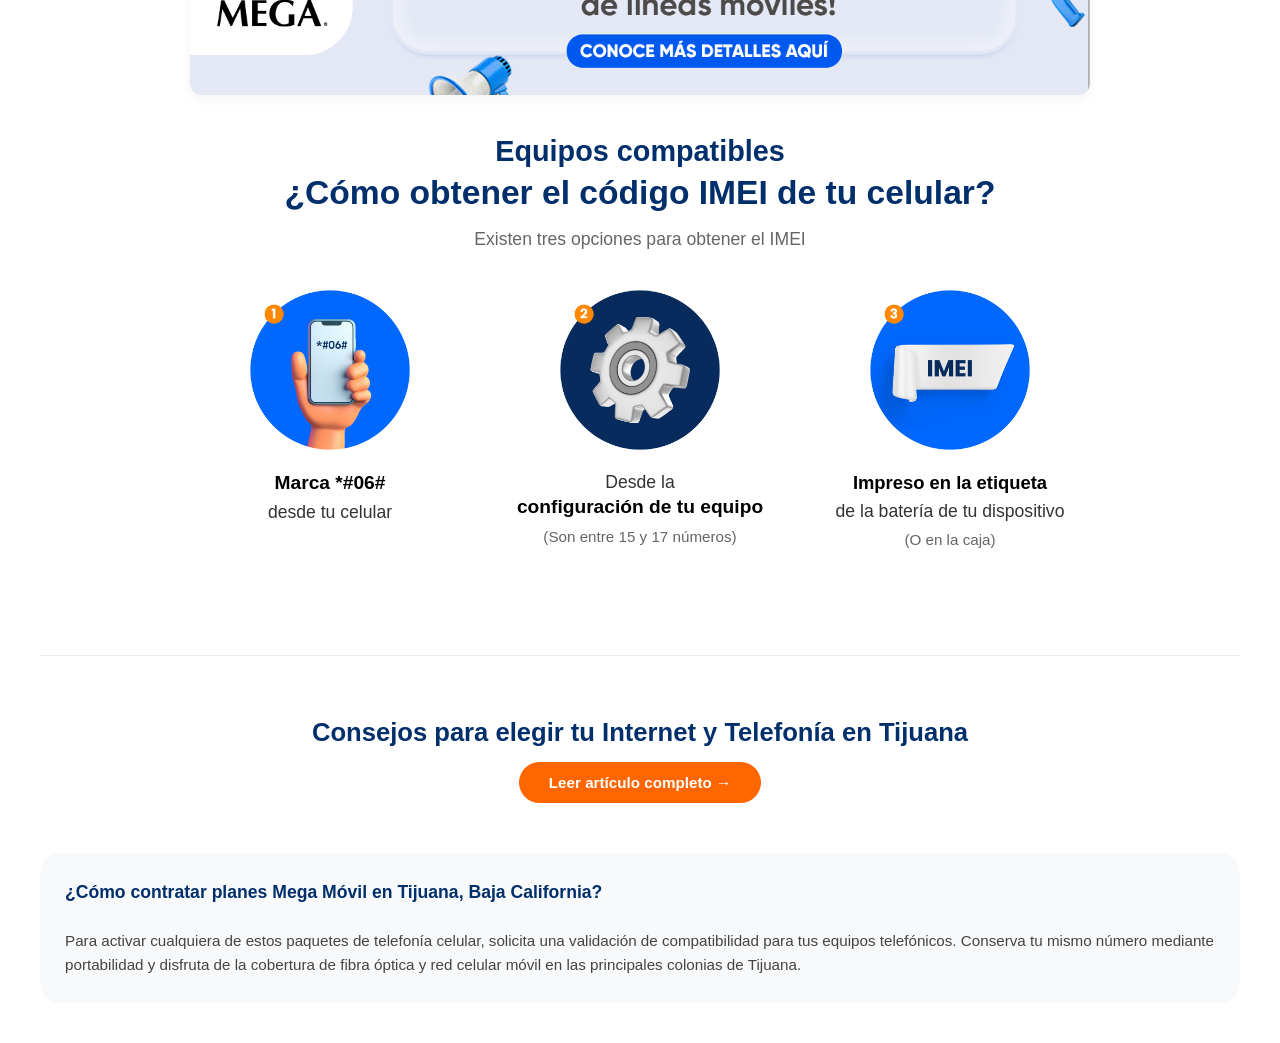
<file: megamovil-tijuana.html>
<!DOCTYPE html>
<html lang="es">
<head>
    <meta charset="UTF-8">
    <meta name="viewport" content="width=device-width, initial-scale=1.0">
    <title>Planes Mega Móvil en Tijuana | Megacable Celular</title>
    <meta name="description" content="Conoce los planes de telefonía celular Mega Móvil de Megacable en Tijuana. Planes familiares e individuales con redes sociales ilimitadas y hasta 30GB.">
    <style>
        :root {
            --primary-blue: #002f6c;
            --megacable-blue: #0056b3;
            --orange: #ff6600;
            --gray-bg: #f8f9fa;
            --text-muted: #6c757d;
        }
        body {
            font-family: 'Segoe UI', Roboto, Helvetica, Arial, sans-serif;
            background-color: #ffffff;
            color: #333;
            margin: 0;
            padding: 0;
        }
        .main-container {
            max-width: 1200px;
            margin: 0 auto;
            padding: 40px 20px;
        }
        .header-seo {
            text-align: center;
            margin-bottom: 40px;
        }
        .header-seo h1 {
            color: var(--primary-blue);
            font-size: 2.2rem;
            font-weight: 800;
            margin-bottom: 15px;
        }
        .header-seo p {
            font-size: 1.1rem;
            color: #555;
            max-width: 700px;
            margin: 0 auto;
            line-height: 1.6;
        }
        .section-title {
            text-align: center;
            text-transform: uppercase;
            font-size: 1.2rem;
            font-weight: 800;
            letter-spacing: 1px;
            color: #000;
            margin: 40px 0 25px 0;
        }
        .carousel-wrapper {
            display: flex;
            align-items: center;
            justify-content: center;
            gap: 10px;
            margin-bottom: 30px;
            width: 100%;
        }
        .arrow-btn {
            background: none;
            border: none;
            font-size: 1.1rem;
            color: #ccc;
            cursor: pointer;
            padding: 10px;
        }
        .planes-grid {
            display: flex;
            flex-wrap: wrap;
            justify-content: center;
            gap: 20px;
            width: 100%;
        }
        .plan-card {
            background: var(--gray-bg);
            border-radius: 24px;
            padding: 30px 20px;
            text-align: center;
            flex: 1;
            min-width: 260px;
            max-width: 300px;
            box-shadow: 0 4px 15px rgba(0,0,0,0.01);
            display: flex;
            flex-direction: column;
            justify-content: space-between;
        }
        .plan-type {
            text-transform: uppercase;
            font-size: 0.8rem;
            font-weight: 800;
            letter-spacing: 1px;
            color: #666;
            margin-bottom: 15px;
        }
        .plan-title {
            font-size: 1.5rem;
            font-weight: 800;
            color: #000;
            margin: 0 0 15px 0;
        }
        .plan-features {
            font-size: 1.05rem;
            color: #000;
            line-height: 1.4;
            margin-bottom: 25px;
        }
        .plan-features span {
            display: block;
            margin: 4px 0;
        }
        .feature-subtext {
            font-size: 0.75rem;
            color: var(--text-muted);
            display: block;
            margin-top: 4px;
        }
        .price-label {
            font-size: 0.8rem;
            color: var(--text-muted);
            margin-bottom: 2px;
        }
        .price-amount {
            font-size: 2.2rem;
            font-weight: 800;
            color: #000;
            margin: 0;
        }
        .price-period {
            font-size: 0.85rem;
            color: #666;
            display: block;
            margin-bottom: 20px;
        }
        .price-note {
            font-size: 0.7rem;
            color: var(--text-muted);
            display: block;
            margin-top: -15px;
            margin-bottom: 15px;
        }
        .action-btn {
            display: block;
            background: #ffffff;
            color: #0056b3;
            border: 2px solid #0056b3;
            padding: 10px 25px;
            border-radius: 50px;
            font-weight: 700;
            text-decoration: none;
            font-size: 0.9rem;
            max-width: 150px;
            margin: 0 auto;
        }
        .global-features {
            text-align: center;
            margin: 50px auto;
            max-width: 500px;
            padding: 0 20px;
        }
        .global-features h3 {
            font-size: 1.2rem;
            font-weight: 700;
            margin-bottom: 15px;
            color: #000;
            line-height: 1.4;
        }
        .social-icons {
            display: flex;
            justify-content: center;
            gap: 12px;
            margin-top: 15px;
        }
        .footer-seo-info {
            background: var(--gray-bg);
            padding: 25px;
            border-radius: 20px;
            margin-top: 50px;
            color: #444;
            line-height: 1.6;
        }
    </style>
</head>
<body>
    <main class="main-container">
        <header class="header-seo">
            <h1>Planes Mega Móvil en Tijuana</h1>
            <p>Conserva tu mismo número y disfruta de redes sociales ilimitadas, minutos y SMS con la red de Megacable.</p>
        </header>
        <div class="section-title">Planes Familiares</div>
        <div class="carousel-wrapper">
            <button class="arrow-btn">&larr;</button>
            <div class="planes-grid">
                <div class="plan-card">
                    <div>
                        <div class="plan-type">Plan Familiar</div>
                        <div class="plan-title">2 Líneas</div>
                        <div class="plan-features">
                            <span>1 línea de 30GB*</span>
                            <span style="font-weight:300; color:var(--text-muted); margin: 2px 0;">+</span>
                            <span>1 línea de 6GB*</span>
                            <span class="feature-subtext">Conservando tu número</span>
                        </div>
                    </div>
                    <div>
                        <div class="price-label">Por solo</div>
                        <p class="price-amount">$270</p>
                        <span class="price-period">Al mes</span>
                        <a href="https://wa.me/526641646512" class="action-btn">¡Lo quiero!</a>
                    </div>
                </div>
                <div class="plan-card">
                    <div>
                        <div class="plan-type">Plan Familiar</div>
                        <div class="plan-title">3 Líneas</div>
                        <div class="plan-features">
                            <span>1 línea de 30GB*</span>
                            <span style="font-weight:300; color:var(--text-muted); margin: 2px 0;">+</span>
                            <span>2 líneas de 6GB*</span>
                            <span class="feature-subtext">Conservando tu número</span>
                        </div>
                    </div>
                    <div>
                        <div class="price-label">Por solo</div>
                        <p class="price-amount">$360</p>
                        <span class="price-period">Al mes</span>
                        <a href="https://wa.me/526641646512" class="action-btn">¡Lo quiero!</a>
                    </div>
                </div>
            </div>
            <button class="arrow-btn">&rarr;</button>
        </div>

        <div class="global-features">
            <h3>Todos los planes cuentan con<br>Redes sociales ilimitadas*<br>+ minutos y sms</h3>
            <div class="social-icons">
                <img src="ico-facebook-2.svg" alt="Facebook" style="width: 35px; height: 35px; background: #f8f9fa; border-radius: 50%; padding: 4px; box-sizing: border-box;">
                <img src="ico-x-2.svg" alt="X" style="width: 35px; height: 35px; background: #f8f9fa; border-radius: 50%; padding: 4px; box-sizing: border-box;">
                <img src="ico-instagram-2.svg" alt="Instagram" style="width: 35px; height: 35px; background: #f8f9fa; border-radius: 50%; padding: 4px; box-sizing: border-box;">
                <img src="ico-whatsapp-2.svg" alt="WhatsApp" style="width: 35px; height: 35px; background: #f8f9fa; border-radius: 50%; padding: 4px; box-sizing: border-box;">
                <img src="ico-snapchat-2.svg" alt="Snapchat" style="width: 35px; height: 35px; background: #f8f9fa; border-radius: 50%; padding: 4px; box-sizing: border-box;">
                <img src="ico-telegram-2.svg" alt="Telegram" style="width: 35px; height: 35px; background: #f8f9fa; border-radius: 50%; padding: 4px; box-sizing: border-box;">
                <img src="ico-messenger-2.svg" alt="Messenger" style="width: 35px; height: 35px; background: #f8f9fa; border-radius: 50%; padding: 4px; box-sizing: border-box;">
            </div>
        </div>

        <div class="section-title">Planes Individuales</div>
        <div class="carousel-wrapper">
            <button class="arrow-btn">&larr;</button>
            <div class="planes-grid">
                <div class="plan-card">
                    <div>
                        <div class="plan-type">Mega Móvil</div>
                        <div class="plan-title">Esencial</div>
                        <div class="plan-features">
                            <span style="font-size:2rem; font-weight:800; margin-bottom:0;">6GB*</span>
                            <span class="feature-subtext" style="font-size:0.95rem; margin-top:-5px; color:#000; font-weight: 600;">para navegar</span>
                            <span style="font-weight:300; color:var(--text-muted); margin:4px 0;">+</span>
                            <span style="font-weight:600;">Redes Sociales ILIMITADAS*</span>
                            <span style="font-weight:300; color:var(--text-muted); margin:4px 0;">+</span>
                            <span>Minutos y SMS incluidos</span>
                        </div>
                    </div>
                    <div>
                        <div class="price-label">Por solo</div>
                        <p class="price-amount">$100</p>
                        <span class="price-period">al mes</span>
                        <span class="price-note">*Adicionales a tu mensualidad</span>
                        <a href="https://wa.me/526641646512" class="action-btn">¡Lo quiero!</a>
                    </div>
                </div>
                <div class="plan-card">
                    <div>
                        <div class="plan-type">Mega Móvil</div>
                        <div class="plan-title">Conectado</div>
                        <div class="plan-features">
                            <span style="font-size:2rem; font-weight:800; margin-bottom:0;">30GB*</span>
                            <span class="feature-subtext" style="font-size:0.95rem; margin-top:-5px; color:#000; font-weight: 600;">para navegar</span>
                            <span style="font-weight:300; color:var(--text-muted); margin:4px 0;">+</span>
                            <span style="font-weight:600;">Redes Sociales ILIMITADAS*</span>
                            <span style="font-weight:300; color:var(--text-muted); margin:4px 0;">+</span>
                            <span>Minutos y SMS incluidos</span>
                        </div>
                    </div>
                    <div>
                        <div class="price-label">Por solo</div>
                        <p class="price-amount">$200</p>
                        <span class="price-period">al mes</span>
                        <span class="price-note">*Adicionales a tu mensualidad</span>
                        <a href="https://wa.me/526641646512" class="action-btn">¡Lo quiero!</a>
                    </div>
                </div>
            </div>
            <button class="arrow-btn">&rarr;</button>
        </div>

        <!-- SECCIÓN COMPATIBILIDAD DE EQUIPOS E IMEI -->
        <section style="margin-top: 60px; color: #333;">
            <div style="width: 100%; max-width: 900px; margin: 0 auto 40px auto; border-radius: 12px; overflow: hidden; box-shadow: 0 4px 12px rgba(0,0,0,0.05);">
                <img src="0__imagen_1765406468.png" alt="Mega Móvil te mantiene informado" style="width: 100%; display: block; height: auto;">
            </div>
            <div style="text-align: center; margin-bottom: 40px; padding: 0 10px;">
                <h2 style="color: #002f6c; font-size: 1.8rem; font-weight: 800; margin-bottom: 5px;">Equipos compatibles</h2>
                <h3 style="color: #002f6c; font-size: 2.1rem; font-weight: 800; margin-top: 0; margin-bottom: 15px; line-height: 1.2;">¿Cómo obtener el código IMEI de tu celular?</h3>
                <p style="color: #666; font-size: 1.1rem; margin: 0;">Existen tres opciones para obtener el IMEI</p>
            </div>
            <div style="display: flex; flex-wrap: wrap; justify-content: center; gap: 30px; max-width: 950px; margin: 0 auto 50px auto; padding: 0 15px;">
                <div style="flex: 1; min-width: 250px; max-width: 280px; text-align: center; display: flex; flex-direction: column; align-items: center;">
                    <img src="1-cel.png" alt="Marcar código IMEI" style="width: 160px; height: 160px; object-fit: contain; margin-bottom: 20px;">
                    <p style="font-size: 1.1rem; line-height: 1.4; color: #333; margin: 0;"><strong style="color: #000; font-weight: 800; display: block; font-size: 1.2rem; margin-bottom: 4px;">Marca *#06#</strong> desde tu celular</p>
                </div>
                <div style="flex: 1; min-width: 250px; max-width: 280px; text-align: center; display: flex; flex-direction: column; align-items: center;">
                    <img src="2-tuerca.png" alt="Configuración del celular" style="width: 160px; height: 160px; object-fit: contain; margin-bottom: 20px;">
                    <p style="font-size: 1.1rem; line-height: 1.4; color: #333; margin: 0;">Desde la <strong style="color: #000; font-weight: 800; display: block; font-size: 1.2rem; margin-bottom: 4px;">configuración de tu equipo</strong><span style="color: #666; font-size: 0.95rem; display: block; margin-top: 5px;">(Son entre 15 y 17 números)</span></p>
                </div>
                                <div style="flex: 1; min-width: 250px; max-width: 280px; text-align: center; display: flex; flex-direction: column; align-items: center; margin-bottom: 30px;">
                    <img src="3-imei.png" alt="IMEI impreso" style="width: 160px; height: 160px; object-fit: contain; margin-bottom: 20px;">
                    <p style="font-size: 1.1rem; line-height: 1.4; color: #333; margin: 0; padding-bottom: 25px; display: block !important;">
                        <strong style="color: #000; font-weight: 800; display: block; font-size: 1.15rem; margin-bottom: 4px;">Impreso en la etiqueta</strong> 
                        de la batería de tu dispositivo 
                        <span style="color: #666; font-size: 0.95rem; display: block; margin-top: 5px; font-weight: 400;">(O en la caja)</span>
                    </p>
                </div>
            </div>
        </section>

        <!-- SECCIÓN DE CONSEJOS Y ENLACE AL BLOG -->
        <section style="margin-top: 40px; text-align: center; border-top: 1px solid #eee; padding-top: 40px; margin-bottom: 40px;">
            <h2 style="color: var(--primary-blue); font-size: 1.6rem; font-weight: 800; margin-bottom: 15px;">Consejos para elegir tu Internet y Telefonía en Tijuana</h2>
            <a href="blog-fibra-optica.html" style="display: inline-block; background: var(--orange); color: white; padding: 12px 30px; border-radius: 50px; font-weight: 700; text-decoration: none; font-size: 0.95rem;">Leer artículo completo &rarr;</a>
        </section>

        <footer class="footer-seo-info">
            <h4 style="margin-top:0; color:var(--primary-blue); font-size:1.1rem;">¿Cómo contratar planes Mega Móvil en Tijuana, Baja California?</h4>
            <p style="margin-bottom:0; font-size:0.95rem;">Para activar cualquiera de estos paquetes de telefonía celular, solicita una validación de compatibilidad para tus equipos telefónicos. Conserva tu mismo número mediante portabilidad y disfruta de la cobertura de fibra óptica y red celular móvil en las principales colonias de Tijuana.</p>
        </footer>
    </main>
</body>
</html>
</file>
<file: style.css>
* {
  box-sizing: border-box;
  margin: 0;
  padding: 0;
}

:root {
  --blue: #407ec9;
  --dark-blue: #002752;
  --light-blue: #eaf4ff;
  --orange: #ff6b00;
  --white: #ffffff;
  --dark: #111827;
  --gray: #667085;
  --light: #f5f8fc;
}

html { scroll-behavior: smooth; }
body { font-family: Arial, Helvetica, sans-serif; background: var(--light); color: var(--dark); line-height: 1.5; }
a { text-decoration: none; color: inherit; }

.header {
  width: 100%; padding: 18px 7%; background: white; display: flex; align-items: center;
  justify-content: space-between; gap: 25px; position: sticky; top: 0; z-index: 100;
  box-shadow: 0 3px 15px rgba(0,0,0,.08);
}
.logo { display: flex; align-items: center; }
.logo img { width: 110px; height: auto; display: block; object-fit: contain; }
.nav { display: flex; gap: 28px; }
.nav a { font-weight: 700; color: var(--dark); }
.nav a:hover { color: var(--blue); }
.header-whatsapp { background: #25d366; color: white; padding: 11px 18px; border-radius: 30px; font-weight: 800; }

.hero {
  min-height: 620px; display: flex; align-items: center; padding: 70px 7%;
  background: linear-gradient(135deg, rgba(0, 43, 114, .85), rgba(11, 78, 145, .75)), url('portada.webp');
  background-size: cover; background-position: center; background-repeat: no-repeat; color: white;
}
.hero-content { max-width: 750px; }
.tag, .section-title > span, .group-title span { font-size: 13px; font-weight: 900; letter-spacing: 1.5px; color: var(--orange); }
.hero h1 { margin: 18px 0; font-size: clamp(42px, 7vw, 78px); line-height: .98; }
.hero p { max-width: 600px; font-size: 20px; color: #e8f3ff; }
.hero-buttons { display: flex; gap: 15px; flex-wrap: wrap; margin-top: 35px; }
.btn { display: inline-flex; justify-content: center; align-items: center; padding: 15px 24px; border-radius: 12px; font-weight: 900; border: none; cursor: pointer; }
.primary { background: var(--orange); color: white; }
.primary:hover { transform: translateY(-2px); }
.secondary { background: white; color: var(--dark-blue); }

.section { padding: 85px 7%; }
.section-title { max-width: 700px; margin: 0 auto 50px; text-align: center; }
.section-title h2 { font-size: clamp(32px, 5vw, 48px); color: var(--dark-blue); margin: 10px 0; }
.section-title p { color: var(--gray); }

.benefits { display: grid; grid-template-columns: repeat(4, 1fr); gap: 20px; max-width: 1200px; margin: auto; }
.benefit { background: white; padding: 30px 24px; border-radius: 20px; box-shadow: 0 8px 30px rgba(0,0,0,.06); }
.icon { width: 55px; height: 55px; border-radius: 15px; display: grid; place-items: center; background: var(--light-blue); font-size: 26px; margin-bottom: 20px; }
.benefit h3 { color: var(--dark-blue); margin-bottom: 8px; }
.benefit p { color: var(--gray); }

.packages-section { background: #f0f6fd; }
.package-group { max-width: 1250px; margin: 0 auto 70px; }
.group-title { margin-bottom: 25px; }
.group-title h3 { font-size: 30px; color: var(--dark-blue); }
.packages-grid { display: grid; grid-template-columns: repeat(4, minmax(0, 1fr)); gap: 20px; }
.package { background: white; border-radius: 22px; overflow: hidden; box-shadow: 0 10px 35px rgba(0,0,0,.08); transition: .25s; border: 1px solid #e1eaf4; }
.package:hover { transform: translateY(-4px); box-shadow: 0 18px 45px rgba(0,0,0,.13); }
.package-top { background: var(--dark-blue); color: white; padding: 22px; }
.package-type { font-size: 12px; font-weight: 800; opacity: .85; text-transform: uppercase; }
.speed { font-size: 44px; font-weight: 900; line-height: 1; margin-top: 10px; }
.speed small { font-size: 17px; }
.package-body { padding: 22px; }
.price { font-size: 34px; font-weight: 900; color: var(--blue); }
.price small { display: block; font-size: 13px; color: var(--gray); font-weight: 700; line-height: 1.4; }
.regular-price, .deposit { margin-top: 10px; font-size: 13px; color: #475467; }
.regular-price strong { color: var(--dark-blue); }
.deposit { background: #f2f6fb; border-radius: 8px; padding: 7px 9px; }
.package-features { list-style: none; margin: 18px 0; }
.package-features li { margin: 10px 0; color: #475467; font-size: 14px; }
.package-features li::before { content: "✓"; color: var(--orange); font-weight: 900; margin-right: 8px; }
.package-btn { display: block; width: 100%; text-align: center; padding: 13px 10px; border-radius: 10px; background: var(--blue); color: white; font-weight: 900; }
.package-btn:hover { background: var(--dark-blue); }
.notice { max-width: 1000px; margin: -15px auto 55px; padding: 18px 22px; display: grid; gap: 4px; border-left: 5px solid var(--orange); border-radius: 12px; background: white; box-shadow: 0 6px 20px rgba(0,0,0,.05); }
.notice strong { color: var(--dark-blue); }
.notice span, .fine-print { color: var(--gray); font-size: 14px; }
.fine-print { max-width: 1000px; margin: -25px auto 0; }

.seo-local { padding-top: 70px; padding-bottom: 70px; }
.seo-content { max-width: 1100px; margin: 40px auto 0; display: grid; grid-template-columns: repeat(2, 1fr); gap: 20px; }
.seo-content article { padding: 28px; border-radius: 18px; background: white; box-shadow: 0 8px 25px rgba(0,0,0,.08); }
.seo-content h3 { margin-bottom: 12px; font-size: 20px; color: var(--dark-blue); }
.seo-content p { line-height: 1.7; color: #475467; }
.faq { max-width: 900px; margin: 60px auto 0; }
.faq h2 { text-align: center; margin-bottom: 30px; color: var(--dark-blue); }
.faq details { margin-bottom: 12px; padding: 18px 22px; border-radius: 14px; background: white; box-shadow: 0 6px 20px rgba(0,0,0,.06); }
.faq summary { cursor: pointer; font-weight: 700; line-height: 1.5; }
.faq details p { margin: 15px 0 0; line-height: 1.7; color: #475467; }

/* ==========================================================================
   SECCIÓN DE SERVICIOS ADICIONALES (OPTIMIZADA PARA MÓVILES Y CENTRADA)
   ========================================================================== */
.addons { 
  background: white; 
}

.addon-grid { 
  max-width: 900px; 
  margin: auto; 
  display: flex;          
  flex-direction: column; 
  align-items: center;    
  justify-content: center;
  gap: 25px; 
  width: 100%;            /* Asegura que el contenedor use todo el ancho */
}

.addon { 
  width: 100%;
  max-width: 600px;       
  padding: 35px 20px;     /* Reducido ligeramente el espacio interno lateral */
  border: 1px solid #e1eaf4; 
  border-radius: 20px; 
  background: white;
  display: flex !important;
  flex-direction: column !important; 
  align-items: center !important;    
  text-align: center !important;     
}

/* Título WiFi Ultra */
.addon h3 { 
  font-size: 28px; 
  margin: 0 auto 5px auto !important; 
  color: var(--dark-blue);
  text-align: center !important;
  width: 100%;
}

/* Precio $50 al mes */
.addon strong { 
  font-size: 25px; 
  color: var(--blue); 
  display: block !important;
  margin: 0 auto 20px auto !important; 
  text-align: center !important;
  width: 100%;
}

/* Imagen / Banner azul de WiFi Ultra (Modificada para crecer en móvil) */
.wifi-ultra-image {
  width: 100% !important;   /* Obliga a la imagen a expandirse al ancho de su contenedor */
  max-width: 500px;         /* Evita que se haga gigante en pantallas de computadora */
  height: auto !important;  /* Mantiene la proporción correcta sin deformarse */
  display: block;
  border-radius: 12px;    
  margin: 0 auto 20px auto !important; 
}

/* Texto legal inferior */
.addon p { 
  margin: 0 auto !important; 
  color: var(--gray); 
  font-size: 14px;
  line-height: 1.5;
  max-width: 480px;       
  text-align: center !important;
  display: block;
  width: 100%;
}

.contact-section { padding: 90px 7%; background: var(--dark-blue); color: white; text-align: center; }
.contact-content { max-width: 650px; margin: auto; }
.contact-content > span { color: var(--orange); font-weight: 900; letter-spacing: 1px; }
.contact-content h2 { font-size: 45px; margin: 10px 0; }
.contact-content p { color: #cbdcf0; margin-bottom: 30px; }
#contactForm { display: grid; gap: 15px; }
#contactForm input, #contactForm select { width: 100%; padding: 16px; border-radius: 10px; border: none; font-size: 16px; }

footer { padding: 45px 7%; background: #001b38; color: white; text-align: center; }
.footer-logo { font-size: 25px; font-weight: 900; margin-bottom: 10px; }
.footer-logo::first-letter { color: var(--blue); }
footer p { color: #b9c8d9; }
footer .small { font-size: 12px; margin-top: 12px; }
.footer-buttons { display: flex; justify-content: center; gap: 15px; margin-top: 20px; flex-wrap: wrap; }
.footer-buttons a { padding: 10px 18px; border: 1px solid #35506d; border-radius: 10px; }

.floating-whatsapp, .floating-call { position: fixed; right: 20px; width: 58px; height: 58px; border-radius: 50%; display: grid; place-items: center; color: white; font-size: 25px; z-index: 200; box-shadow: 0 5px 20px rgba(0,0,0,.25); }
.floating-whatsapp { bottom: 90px; background: #25d366; }
.floating-call { bottom: 20px; background: var(--orange); }

@media (max-width: 1100px) {
  .benefits { grid-template-columns: repeat(2, 1fr); }
  .packages-grid { grid-template-columns: repeat(2, minmax(0, 1fr)); }
}
@media (max-width: 650px) {
  .header { height: 52px !important; padding: 0 4% !important; }
  .nav { display: none; }
  .logo img { height: 36px !important; width: auto !important; }
  .header-whatsapp { font-size: 12px; padding: 5px 12px !important; }
  .hero { min-height: 550px; padding: 60px 6%; }
  .hero h1 { font-size: 44px; }
  .hero p { font-size: 17px; }
  .section { padding: 65px 6%; }
  
.benefits, .packages-grid, .addon-grid, .seo-content {
  grid-template-columns: minmax(0, 1fr);
}
  
  .package-body { padding: 22px; }
  .contact-content h2 { font-size: 36px; }
  .seo-content { margin-top: 30px; }
  .seo-content article { padding: 22px; }
  .seo-local { padding-top: 50px; padding-bottom: 50px; }
  .faq { margin-top: 45px; }
  .floating-whatsapp, .floating-call { width: 52px; height: 52px; right: 15px; }
}

/* Botones para elegir tipo de paquete */
.package-selector {
  display: flex;
  justify-content: center;
  gap: 16px;
  flex-wrap: wrap;
  max-width: 900px;
  margin: 0 auto 35px;
  padding: 0 15px;
}

.selector-btn {
  display: inline-flex;
  justify-content: center;
  align-items: center;
  padding: 16px 22px;
  border-radius: 12px;
  background: var(--dark-blue, #002752);
  color: #ffffff;
  font-weight: 800;
  text-align: center;
  text-decoration: none;
  transition: background 0.2s ease, transform 0.2s ease;
}

.selector-btn:hover {
  background: var(--blue, #407EC9);
  transform: translateY(-2px);
}

/* Evita que el encabezado tape el grupo al navegar */
#doble-pack,
#triple-pack {
  scroll-margin-top: 100px;
}

/* Adaptación para celulares */
@media (max-width: 650px) {
  .package-selector {
    flex-direction: column;
    gap: 12px;
  }

  .selector-btn {
    width: 100%;
    box-sizing: border-box;
  }
}

/* Enlace al artículo del blog */
.blog-link {
  max-width: 900px;
  margin: 35px auto;
  padding: 28px 20px;
  text-align: center;
  background: #f4f7fb;
  border-radius: 14px;
}

.blog-link h2 {
  color: #002752;
}

.blog-link a {
  display: inline-block;
  margin-top: 10px;
  color: #407EC9;
  font-weight: 800;
  text-decoration: none;
}

.blog-link a:hover {
  text-decoration: underline;
}

.package-streaming {
  display: grid;
  gap: 8px;
  margin: 18px 0;
  width: 100%;
}

.package-streaming img {
  display: block;
  width: 100%;
  max-width: 100%;
  height: auto;
  margin: 0;
  border-radius: 8px;
  object-fit: contain;
}

/* STREAMING PLUS: contenido unido en una sola tarjeta */
.streaming-plus {
  display: block;
  width: calc(100% - 32px);
  max-width: 850px;
  margin: 45px auto;
  padding: 35px;
  background: var(--white);
  border: 1px solid #e1eaf4;
  border-radius: 22px;
  box-shadow: 0 8px 30px rgba(0, 39, 82, 0.08);
}

.streaming-plus-content {
  width: 100%;
  min-width: 0;
}

.streaming-plus-label {
  display: block;
  color: var(--blue);
  font-size: 13px;
  font-weight: 900;
  letter-spacing: 1.5px;
  margin-bottom: 10px;
}

.streaming-plus h2 {
  color: var(--dark-blue);
  font-size: clamp(27px, 4vw, 38px);
  line-height: 1.2;
  margin: 0 0 14px;
  overflow-wrap: break-word;
}

.streaming-plus-highlight {
  color: var(--blue);
  font-size: clamp(19px, 3vw, 23px);
  font-weight: 800;
  line-height: 1.4;
  margin: 0 0 22px;
}

.streaming-plus-image {
  width: 100%;
  margin: 0 0 20px;
}

.streaming-plus-image img {
  display: block;
  width: 100%;
  max-width: 450px;
  height: auto;
  margin: 0 auto;
  border-radius: 12px;
  object-fit: contain;
}

.streaming-plus-description {
  color: #475467;
  font-size: 16px;
  line-height: 1.7;
  margin: 0 0 15px;
}

.streaming-plus-legal {
  color: var(--gray);
  font-size: 12px;
  line-height: 1.6;
  margin: 0;
}

@media (max-width: 650px) {
  .streaming-plus {
    width: calc(100% - 28px);
    margin: 30px auto;
    padding: 24px 20px;
    border-radius: 18px;
  }
  /* Centrar la tarjeta de WiFi Ultra en escritorio */
.addons .addon-grid {
display: grid;
grid-template-columns: minmax(0, 360px);
justify-content: center;
width: 100%;
max-width: 100%;
margin: 0 auto;
}

.addons .addon-grid .addon {
width: 100%;
min-width: 0;
text-align: center;
padding: 35px;
}

.addons .addon-grid .addon h3,
.addons .addon-grid .addon strong,
.addons .addon-grid .addon p {
display: block;
width: 100%;
text-align: center;
}

.addons .addon-grid .addon img.wifi-ultra-image {
display: block;
width: 100%;
max-width: 180px;
height: auto;
margin: 15px auto;
object-fit: contain;
}
/* ==========================================================================
   TARJETA MEGA MÓVIL (IMAGEN TOTALMENTE CENTRADA EN TODO TIPO DE PANTALLA)
   ========================================================================= */
.mega-movil-card {
  display: flex !important;
  flex-direction: column !important;
  align-items: center !important;    /* Centra los hijos horizontalmente */
  justify-content: center !important;
  text-align: center !important;
  margin: 0 auto !important;          /* Centra la tarjeta completa en su espacio */
}

.addon-tag {
  font-size: 11px;
  font-weight: 900;
  letter-spacing: 1px;
  color: var(--orange);
  text-transform: uppercase;
  margin-bottom: 5px;
  width: 100%;
}

/* Forzar el centrado absoluto de la imagen en escritorio y móvil */
.mega-movil-image {
  width: 100% !important;
  max-width: 500px !important;
  height: auto !important;
  display: block !important;
  border-radius: 12px;
  margin: 0 auto 20px auto !important; /* El "auto" a los lados fuerza el centrado horizontal */
}

/* Botón naranja personalizado */
.mega-movil-btn {
  background: var(--orange) !important;
  margin: 15px auto 0 auto !important; /* Centra el botón horizontalmente */
  width: 100%;
  max-width: 100%;
  transition: transform 0.2s;
}

.mega-movil-btn:hover {
  background: var(--dark-blue) !important;
  transform: translateY(-2px);
}

/* Nota legal específica de telefonía */
.mega-movil-card .addon-note {
  margin: 0 auto !important;
  color: var(--gray);
  font-size: 14px;
  line-height: 1.5;
  max-width: 480px;
  text-align: center !important;
  display: block;
  width: 100%;
}
  /* Adaptación para pantallas de celular */
@media (max-width: 650px) {
  .mega-movil-image {
    width: 100% !important;
    max-width: 100% !important;
    padding: 0 !important;
    margin: 0 auto 20px auto !important;
  }
}
}
</file>
